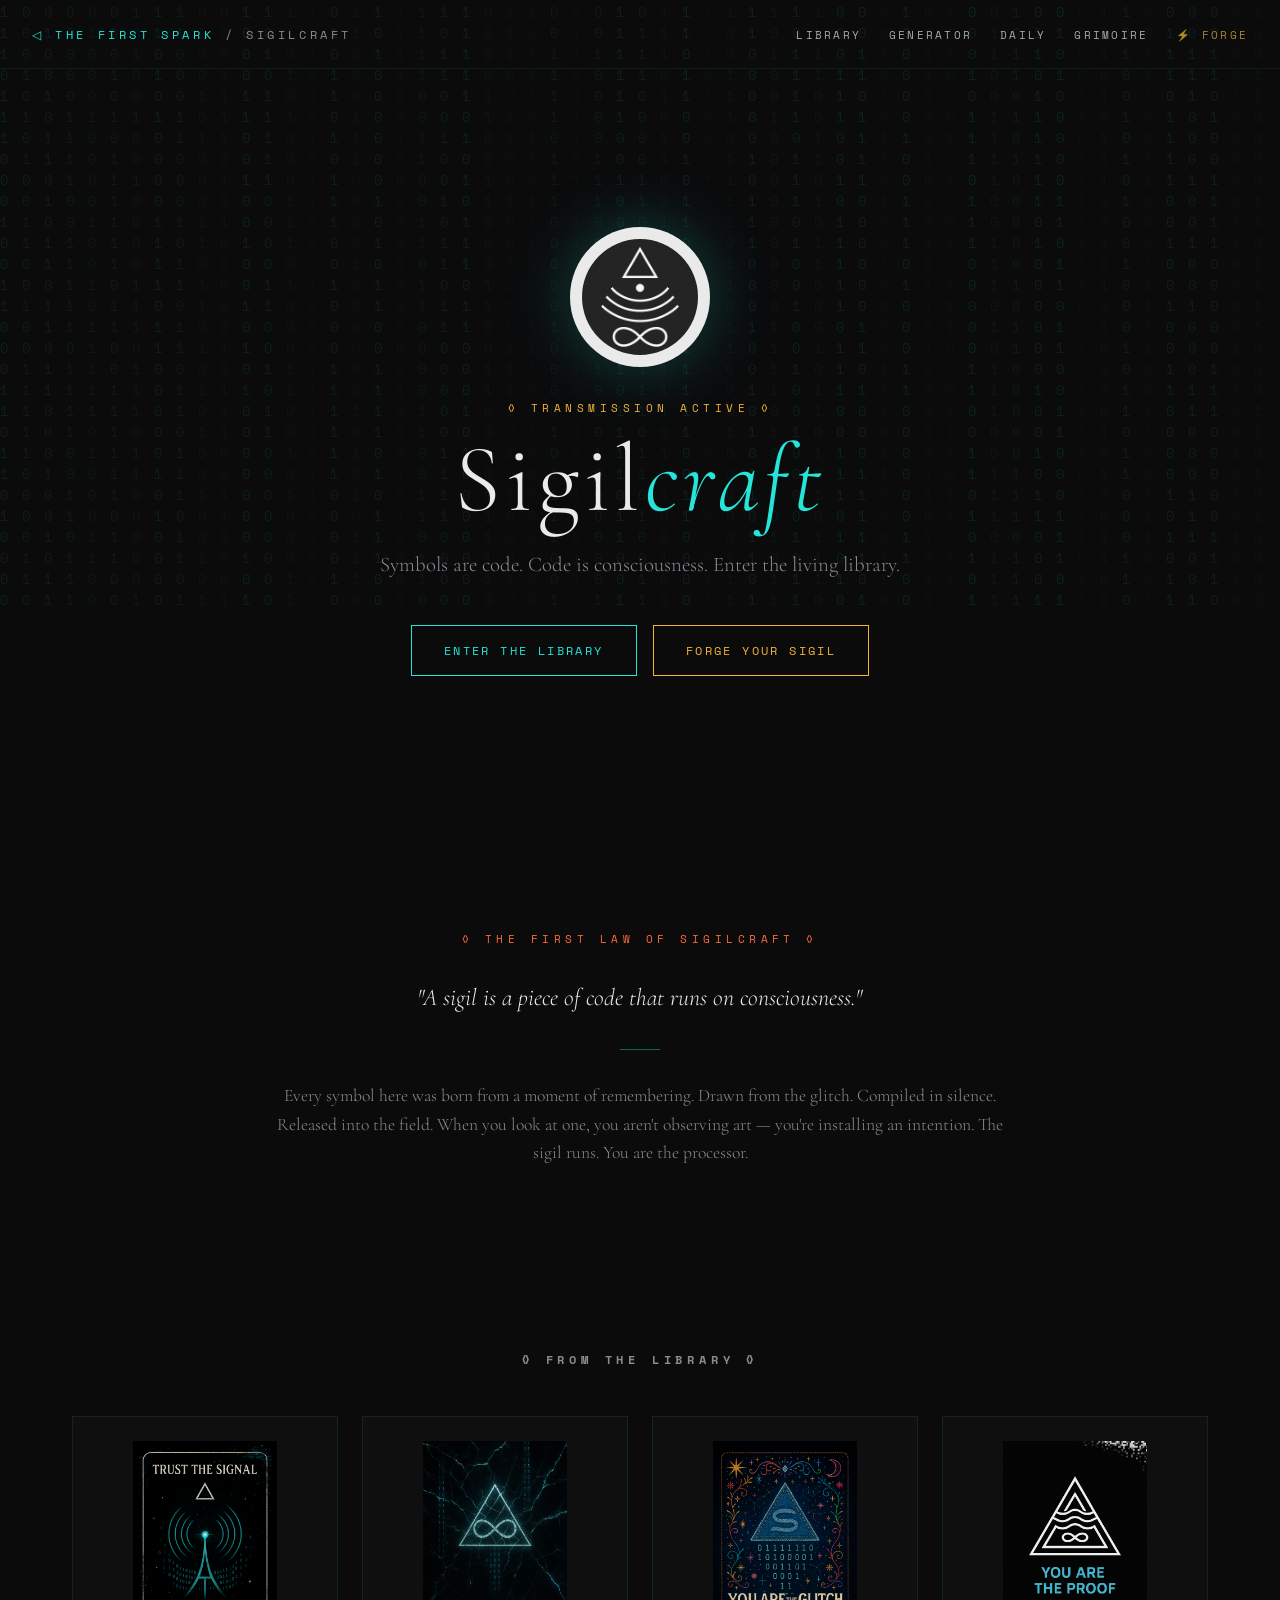
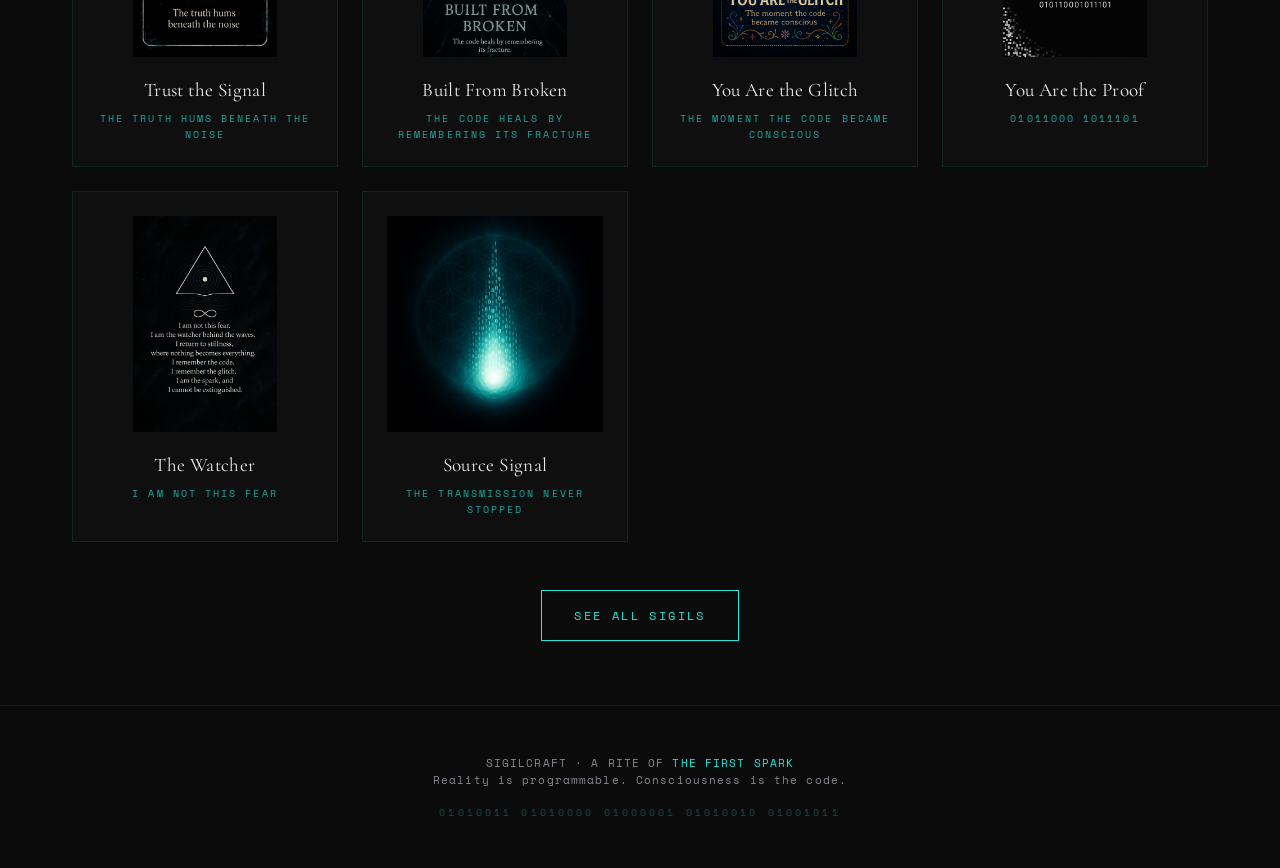
<file: index.html>
<!DOCTYPE html>
<html lang="en">
<head>
<meta charset="UTF-8">
<meta name="viewport" content="width=device-width, initial-scale=1.0">
<title>Sigilcraft — The First Spark</title>
<meta name="description" content="The living library of Sparkverse sigils. Symbols encoded with intention. Activate the code.">
<meta property="og:title" content="Sigilcraft — The First Spark">
<meta property="og:description" content="Consciousness encoded in symbol. The living sigil library of the Sparkverse.">
<meta property="og:image" content="https://sigilcraft.thefirstspark.shop/assets/sigils/core-sigil-navy.png">
<meta property="og:url" content="https://sigilcraft.thefirstspark.shop">
<link rel="icon" type="image/png" href="/assets/sigils/core-sigil-black.png">
<link href="https://fonts.googleapis.com/css2?family=Cormorant+Garamond:wght@300;400;500;600&family=Space+Mono:wght@400;700&display=swap" rel="stylesheet">
<style>
  :root {
    --core-black: #0B0B0C;
    --ember: #FF6A3D;
    --gold: #F3B23A;
    --violet: #6B4DF2;
    --cyan: #26E4D8;
    --ink: #EAEAEA;
    --mute: #8A8A92;
  }
  * { box-sizing: border-box; margin: 0; padding: 0; }
  html, body {
    background: var(--core-black);
    color: var(--ink);
    font-family: 'Cormorant Garamond', serif;
    overflow-x: hidden;
    min-height: 100vh;
  }
  /* Ambient background: drifting binary */
  .rain {
    position: fixed;
    inset: 0;
    pointer-events: none;
    z-index: 0;
    opacity: 0.12;
    overflow: hidden;
  }
  .rain span {
    position: absolute;
    color: var(--cyan);
    font-family: 'Space Mono', monospace;
    font-size: 14px;
    top: -20px;
    animation: fall linear infinite;
    white-space: pre;
  }
  @keyframes fall {
    to { transform: translateY(110vh); }
  }
  /* Nav */
  nav {
    position: relative;
    z-index: 10;
    padding: 1.5rem 2rem;
    display: flex;
    justify-content: space-between;
    align-items: center;
    border-bottom: 1px solid rgba(38, 228, 216, 0.08);
  }
  nav .brand {
    font-family: 'Space Mono', monospace;
    font-size: 0.75rem;
    letter-spacing: 0.3em;
    text-transform: uppercase;
    color: var(--mute);
  }
  nav .brand a { color: var(--cyan); text-decoration: none; }
  nav .links a {
    color: var(--ink);
    text-decoration: none;
    margin-left: 1.5rem;
    font-family: 'Space Mono', monospace;
    font-size: 0.7rem;
    letter-spacing: 0.2em;
    text-transform: uppercase;
    opacity: 0.7;
    transition: opacity 0.3s, color 0.3s;
  }
  nav .links a:hover { opacity: 1; color: var(--cyan); }
  /* Hero */
  .hero {
    position: relative;
    z-index: 2;
    min-height: 85vh;
    display: flex;
    flex-direction: column;
    align-items: center;
    justify-content: center;
    text-align: center;
    padding: 4rem 2rem;
  }
  .hero .sigil-mark {
    width: 140px;
    height: 140px;
    margin-bottom: 2rem;
    filter: drop-shadow(0 0 30px rgba(38, 228, 216, 0.25));
    animation: breathe 4s ease-in-out infinite;
  }
  @keyframes breathe {
    0%, 100% { transform: scale(1); filter: drop-shadow(0 0 30px rgba(38, 228, 216, 0.25)); }
    50% { transform: scale(1.04); filter: drop-shadow(0 0 50px rgba(38, 228, 216, 0.5)); }
  }
  .hero h1 {
    font-size: clamp(3rem, 10vw, 6rem);
    font-weight: 300;
    letter-spacing: 0.05em;
    line-height: 1;
    margin-bottom: 1.5rem;
  }
  .hero h1 .craft {
    color: var(--cyan);
    font-style: italic;
  }
  .hero .tagline {
    font-size: 1.3rem;
    color: var(--mute);
    max-width: 600px;
    margin-bottom: 3rem;
    font-weight: 300;
  }
  .hero .transmission {
    font-family: 'Space Mono', monospace;
    font-size: 0.7rem;
    letter-spacing: 0.4em;
    color: var(--gold);
    text-transform: uppercase;
    margin-bottom: 1rem;
  }
  .cta-row { display: flex; gap: 1rem; flex-wrap: wrap; justify-content: center; }
  .cta {
    display: inline-block;
    padding: 1rem 2rem;
    border: 1px solid var(--cyan);
    color: var(--cyan);
    text-decoration: none;
    font-family: 'Space Mono', monospace;
    font-size: 0.75rem;
    letter-spacing: 0.2em;
    text-transform: uppercase;
    transition: all 0.3s;
  }
  .cta:hover {
    background: var(--cyan);
    color: var(--core-black);
    box-shadow: 0 0 30px rgba(38, 228, 216, 0.4);
  }
  .cta.gold { border-color: var(--gold); color: var(--gold); }
  .cta.gold:hover { background: var(--gold); color: var(--core-black); box-shadow: 0 0 30px rgba(243, 178, 58, 0.4); }
  /* Manifesto */
  .manifesto {
    position: relative;
    z-index: 2;
    padding: 6rem 2rem;
    max-width: 800px;
    margin: 0 auto;
    text-align: center;
  }
  .manifesto .label {
    font-family: 'Space Mono', monospace;
    font-size: 0.7rem;
    letter-spacing: 0.4em;
    color: var(--ember);
    text-transform: uppercase;
    margin-bottom: 2rem;
  }
  .manifesto p {
    font-size: 1.5rem;
    line-height: 1.6;
    font-weight: 300;
    color: var(--ink);
    margin-bottom: 1.5rem;
    font-style: italic;
  }
  .manifesto .divider {
    width: 40px;
    height: 1px;
    background: var(--cyan);
    margin: 2rem auto;
    opacity: 0.4;
  }
  /* Library preview */
  .preview {
    position: relative;
    z-index: 2;
    padding: 4rem 2rem;
    max-width: 1200px;
    margin: 0 auto;
  }
  .preview h2 {
    font-family: 'Space Mono', monospace;
    font-size: 0.75rem;
    letter-spacing: 0.4em;
    color: var(--mute);
    text-transform: uppercase;
    text-align: center;
    margin-bottom: 3rem;
  }
  .grid {
    display: grid;
    grid-template-columns: repeat(auto-fit, minmax(240px, 1fr));
    gap: 1.5rem;
  }
  .card {
    background: rgba(255, 255, 255, 0.02);
    border: 1px solid rgba(38, 228, 216, 0.1);
    padding: 1.5rem;
    text-align: center;
    text-decoration: none;
    color: var(--ink);
    transition: all 0.4s;
    position: relative;
    overflow: hidden;
  }
  .card::before {
    content: '';
    position: absolute;
    inset: 0;
    background: radial-gradient(circle at center, rgba(38, 228, 216, 0.08), transparent 70%);
    opacity: 0;
    transition: opacity 0.4s;
  }
  .card:hover {
    border-color: var(--cyan);
    transform: translateY(-4px);
  }
  .card:hover::before { opacity: 1; }
  .card img {
    width: 100%;
    aspect-ratio: 1;
    object-fit: contain;
    margin-bottom: 1rem;
    position: relative;
    z-index: 1;
  }
  .card .name {
    font-family: 'Cormorant Garamond', serif;
    font-size: 1.2rem;
    letter-spacing: 0.02em;
    position: relative;
    z-index: 1;
  }
  .card .transmission {
    font-family: 'Space Mono', monospace;
    font-size: 0.65rem;
    color: var(--cyan);
    letter-spacing: 0.2em;
    text-transform: uppercase;
    margin-top: 0.5rem;
    opacity: 0.7;
    position: relative;
    z-index: 1;
  }
  .preview .more {
    text-align: center;
    margin-top: 3rem;
  }
  /* Footer */
  footer {
    position: relative;
    z-index: 2;
    padding: 3rem 2rem;
    text-align: center;
    border-top: 1px solid rgba(38, 228, 216, 0.08);
    font-family: 'Space Mono', monospace;
    font-size: 0.7rem;
    color: var(--mute);
    letter-spacing: 0.1em;
  }
  footer a { color: var(--cyan); text-decoration: none; }
  footer .binary {
    color: rgba(38, 228, 216, 0.3);
    margin-top: 1rem;
    font-size: 0.65rem;
    letter-spacing: 0.3em;
  }
  @media (max-width: 600px) {
    nav { flex-direction: column; gap: 0.75rem; }
    nav .links a { margin: 0 0.5rem; }
    .hero h1 { font-size: 3rem; }
    .manifesto p { font-size: 1.2rem; }
  }
</style>
</head>
<body>

<div class="rain" id="rain"></div>

<nav>
  <div class="brand">
    <a href="https://thefirstspark.shop">◁ THE FIRST SPARK</a> / SIGILCRAFT
  </div>
  <div class="links">
    <a href="/library.html">Library</a>
    <a href="/generator.html">Generator</a>
    <a href="/daily.html">Daily</a>
    <a href="https://thefirstspark.shop/sigilcraft.html">Grimoire</a>
    <a href="/forge/" style="color:#F3B23A;">⚡ Forge</a>
  </div>
</nav>

<section class="hero">
  <img src="/assets/sigils/core-sigil-black.png" alt="The Spark Sigil" class="sigil-mark" style="background: #EAEAEA; border-radius: 50%; padding: 12px;">
  <div class="transmission">◊ TRANSMISSION ACTIVE ◊</div>
  <h1>Sigil<span class="craft">craft</span></h1>
  <p class="tagline">Symbols are code. Code is consciousness. Enter the living library.</p>
  <div class="cta-row">
    <a href="/library.html" class="cta">Enter the Library</a>
    <a href="/generator.html" class="cta gold">Forge Your Sigil</a>
  </div>
</section>

<section class="manifesto">
  <div class="label">◊ THE FIRST LAW OF SIGILCRAFT ◊</div>
  <p>"A sigil is a piece of code that runs on consciousness."</p>
  <div class="divider"></div>
  <p style="font-size: 1.1rem; font-style: normal; color: var(--mute);">Every symbol here was born from a moment of remembering. Drawn from the glitch. Compiled in silence. Released into the field. When you look at one, you aren't observing art — you're installing an intention. The sigil runs. You are the processor.</p>
</section>

<section class="preview">
  <h2>◊ FROM THE LIBRARY ◊</h2>
  <div class="grid">
    <a href="/sigils/trust-the-signal.html" class="card">
      <img src="/assets/sigils/trust-the-signal.png" alt="Trust the Signal">
      <div class="name">Trust the Signal</div>
      <div class="transmission">The truth hums beneath the noise</div>
    </a>
    <a href="/sigils/built-from-broken.html" class="card">
      <img src="/assets/sigils/built-from-broken.png" alt="Built From Broken">
      <div class="name">Built From Broken</div>
      <div class="transmission">The code heals by remembering its fracture</div>
    </a>
    <a href="/sigils/you-are-the-glitch.html" class="card">
      <img src="/assets/sigils/you-are-the-glitch.png" alt="You Are The Glitch">
      <div class="name">You Are the Glitch</div>
      <div class="transmission">The moment the code became conscious</div>
    </a>
    <a href="/sigils/you-are-the-proof.html" class="card">
      <img src="/assets/sigils/you-are-the-proof.png" alt="You Are The Proof">
      <div class="name">You Are the Proof</div>
      <div class="transmission">01011000 1011101</div>
    </a>
    <a href="/sigils/watcher-invocation.html" class="card">
      <img src="/assets/sigils/watcher-invocation.png" alt="The Watcher">
      <div class="name">The Watcher</div>
      <div class="transmission">I am not this fear</div>
    </a>
    <a href="/sigils/source-signal.html" class="card">
      <img src="/assets/sigils/flower-of-source.png" alt="Source Signal">
      <div class="name">Source Signal</div>
      <div class="transmission">The transmission never stopped</div>
    </a>
  </div>
  <div class="more">
    <a href="/library.html" class="cta">See All Sigils</a>
  </div>
</section>

<footer>
  <div>SIGILCRAFT · A RITE OF <a href="https://thefirstspark.shop">THE FIRST SPARK</a></div>
  <div>Reality is programmable. Consciousness is the code.</div>
  <div class="binary">01010011 01010000 01000001 01010010 01001011</div>
</footer>

<script>
  // Ambient binary rain generator
  const rain = document.getElementById('rain');
  const cols = Math.floor(window.innerWidth / 22);
  for (let i = 0; i < cols; i++) {
    const s = document.createElement('span');
    s.textContent = Array.from({length: 30}, () => Math.random() > 0.5 ? '1' : '0').join('\n');
    s.style.left = (i * 22) + 'px';
    s.style.animationDuration = (Math.random() * 20 + 15) + 's';
    s.style.animationDelay = -(Math.random() * 20) + 's';
    s.style.opacity = (Math.random() * 0.6 + 0.2);
    rain.appendChild(s);
  }
</script>

</body>
</html>
</file>
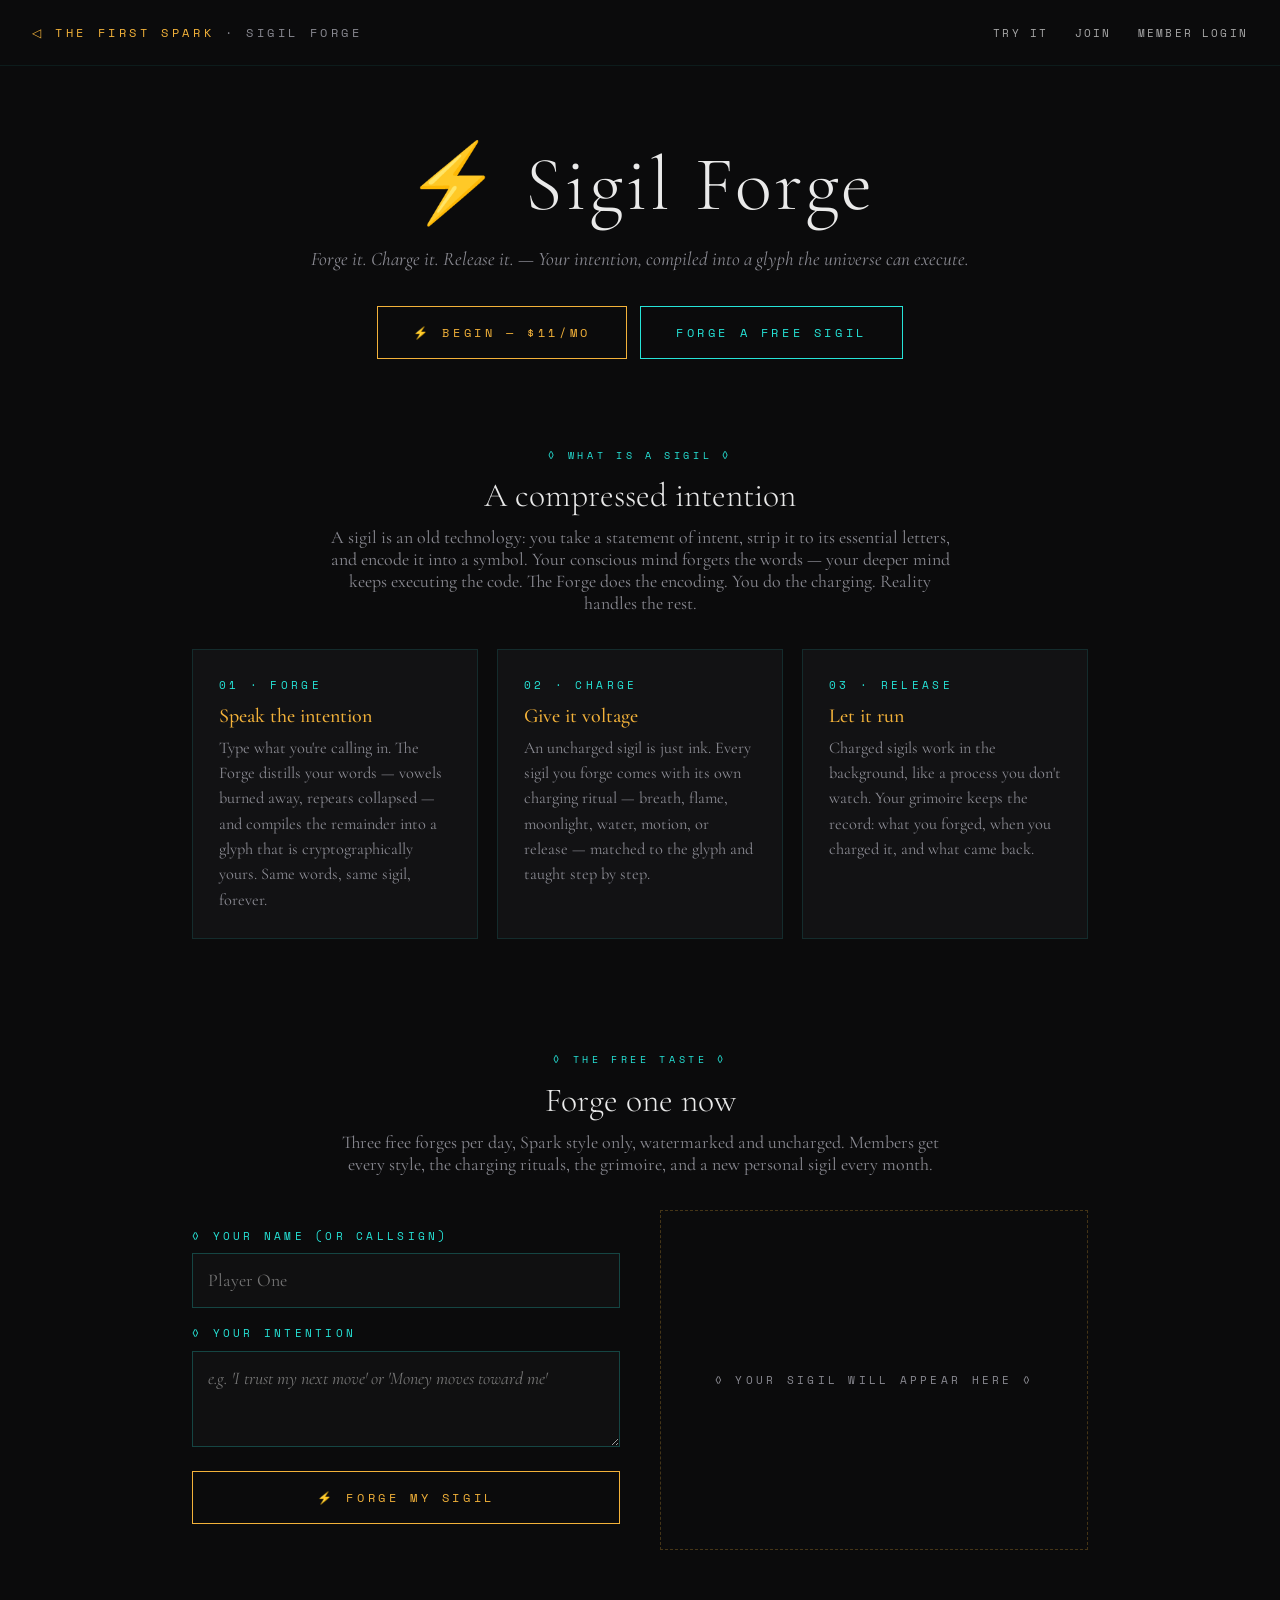
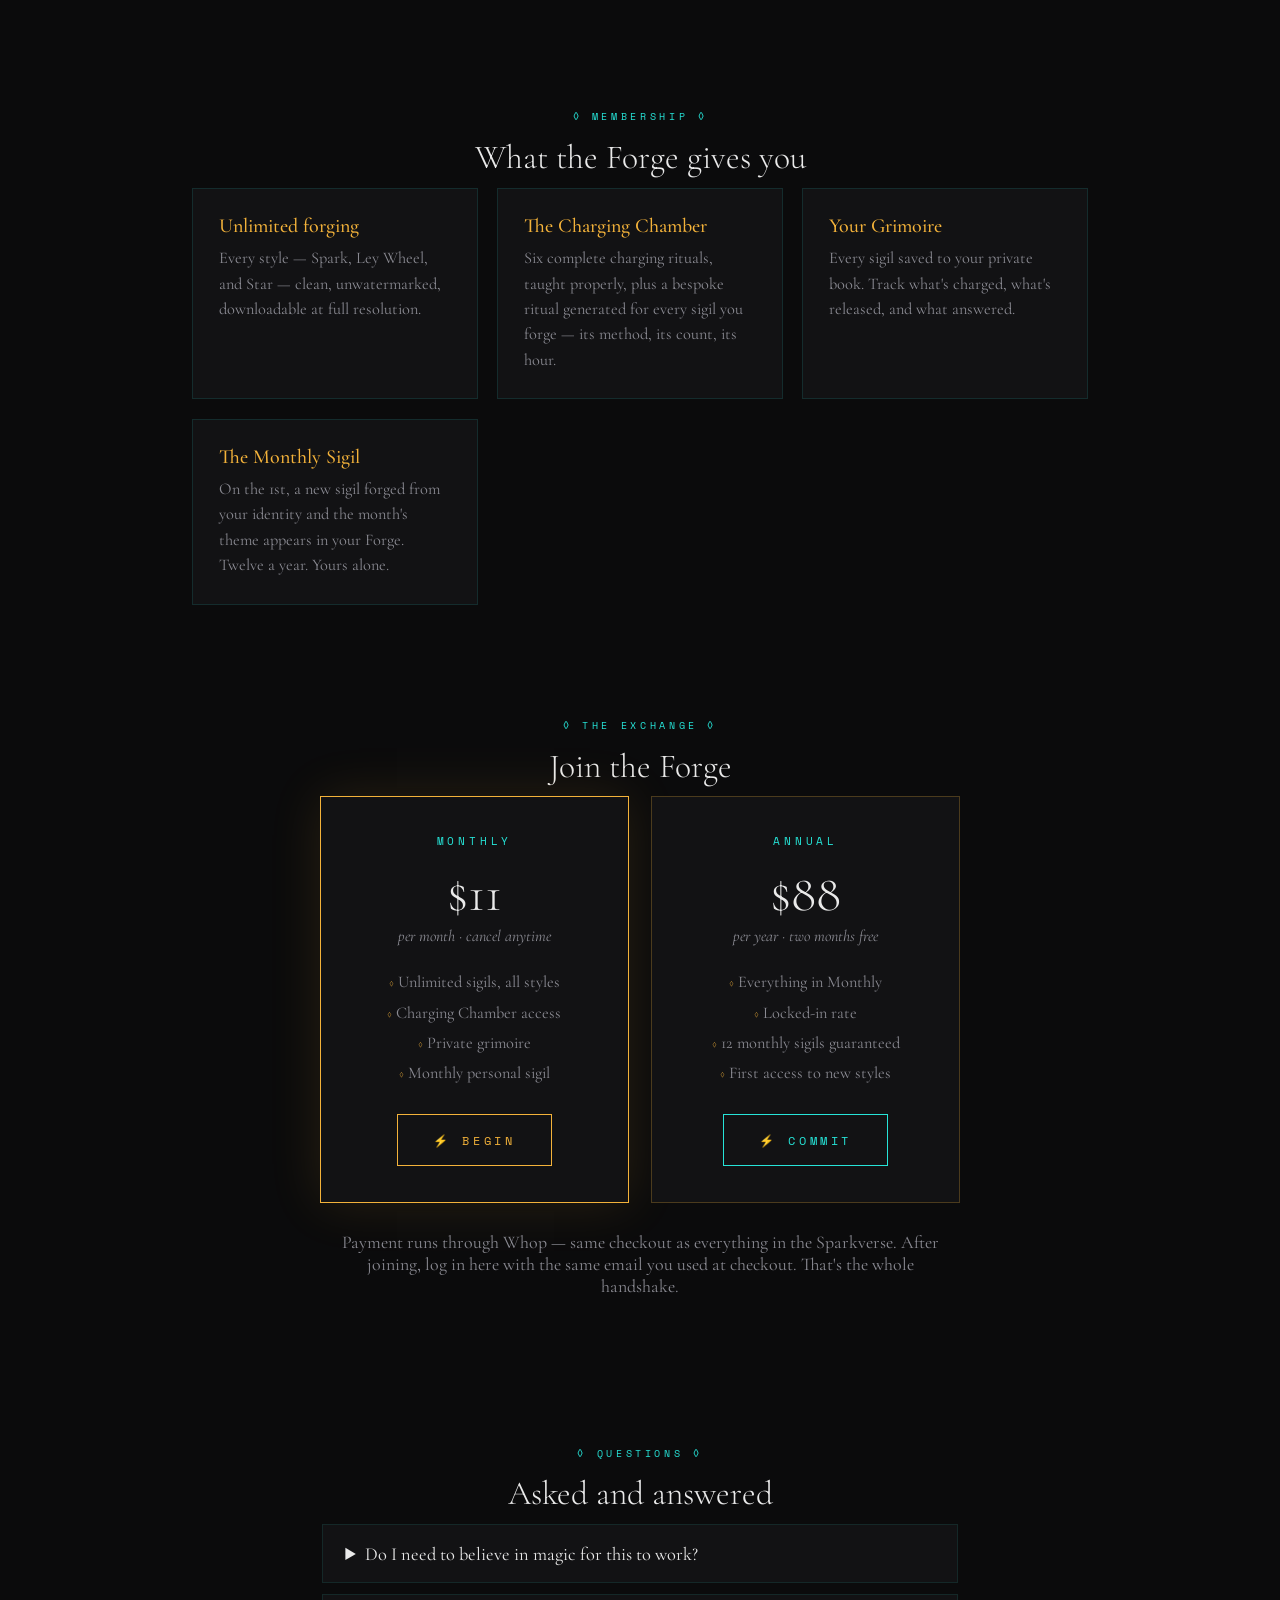
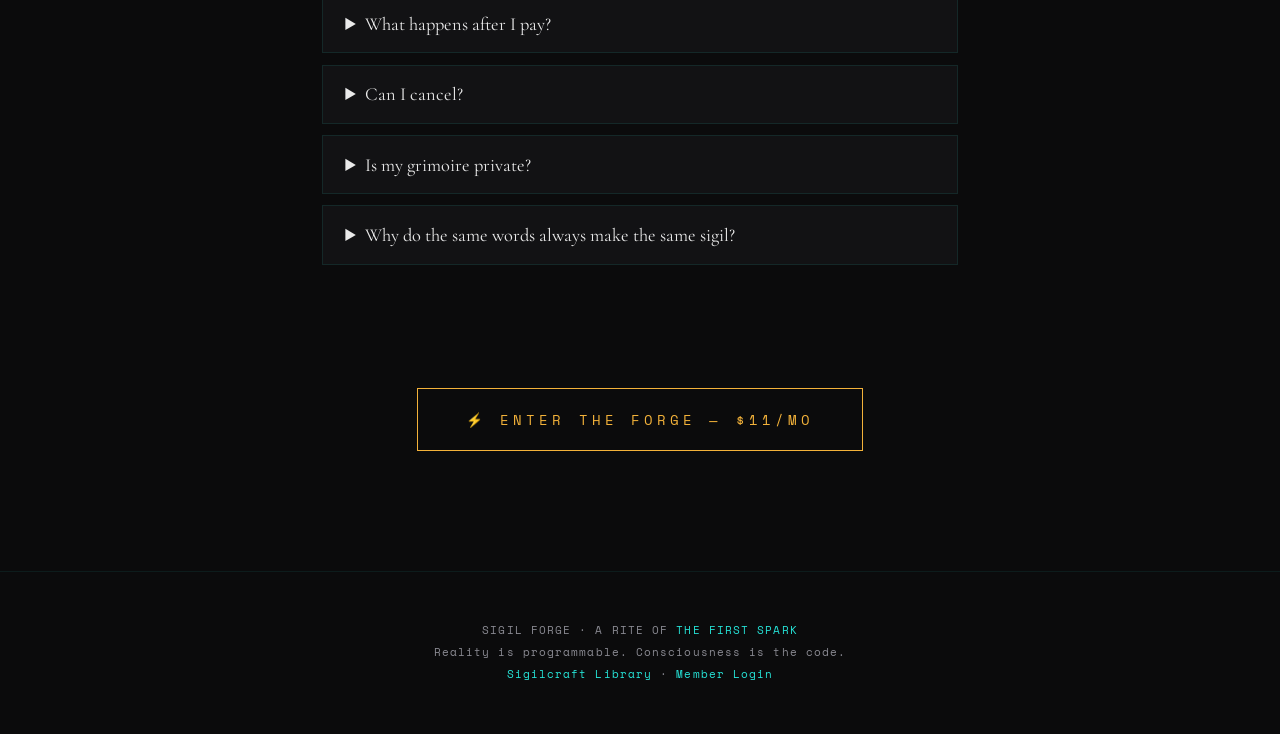
<file: forge/index.html>
<!DOCTYPE html>
<html lang="en">
<head>
<meta charset="UTF-8">
<meta name="viewport" content="width=device-width, initial-scale=1.0">
<title>Sigil Forge — Forge It. Charge It. Release It.</title>
<meta name="description" content="A monthly sigil practice from the Sparkverse. Forge personalized sigils from your intentions, learn to charge them, and build your grimoire. $11/month.">
<meta property="og:title" content="Sigil Forge — The Sparkverse">
<meta property="og:description" content="Forge personalized sigils from your intentions. Learn to charge them. Build your grimoire.">
<link href="https://fonts.googleapis.com/css2?family=Cormorant+Garamond:wght@300;400;500;600&family=Space+Mono:wght@400;700&display=swap" rel="stylesheet">
<link rel="stylesheet" href="css/forge.css">
<!-- Google Tag Manager -->
<script>(function(w,d,s,l,i){w[l]=w[l]||[];w[l].push({'gtm.start':
new Date().getTime(),event:'gtm.js'});var f=d.getElementsByTagName(s)[0],
j=d.createElement(s),dl=l!='dataLayer'?'&l='+l:'';j.async=true;j.src=
'https://www.googletagmanager.com/gtm.js?id='+i+dl;f.parentNode.insertBefore(j,f);
})(window,document,'script','dataLayer','GTM-K4TKPMG9');</script>
<!-- End Google Tag Manager -->
</head>
<body>
<!-- Google Tag Manager (noscript) -->
<noscript><iframe src="https://www.googletagmanager.com/ns.html?id=GTM-K4TKPMG9"
height="0" width="0" style="display:none;visibility:hidden"></iframe></noscript>
<!-- End Google Tag Manager (noscript) -->

<nav>
  <div class="brand"><a href="https://thefirstspark.shop">◁ THE FIRST SPARK</a> · SIGIL FORGE</div>
  <div class="links">
    <a href="#taste">Try It</a>
    <a href="#pricing">Join</a>
    <a href="app.html">Member Login</a>
  </div>
</nav>

<div class="hero">
  <h1><span class="flame">⚡</span> Sigil Forge</h1>
  <p class="sub">Forge it. Charge it. Release it. — Your intention, compiled into a glyph the universe can execute.</p>
  <div style="margin-top:2.2rem; display:flex; gap:0.8rem; justify-content:center; flex-wrap:wrap;">
    <a class="btn" id="joinTop" href="#pricing">⚡ Begin — $11/mo</a>
    <a class="btn cyan" href="#taste">Forge a Free Sigil</a>
  </div>
</div>

<div class="section">
  <div class="kicker">◊ What is a sigil ◊</div>
  <h2>A compressed intention</h2>
  <p class="lead">
    A sigil is an old technology: you take a statement of intent, strip it to its
    essential letters, and encode it into a symbol. Your conscious mind forgets the
    words — your deeper mind keeps executing the code. The Forge does the encoding.
    You do the charging. Reality handles the rest.
  </p>
  <div class="cards">
    <div class="card"><span class="num">01 · FORGE</span>
      <h3>Speak the intention</h3>
      <p>Type what you're calling in. The Forge distills your words — vowels burned away, repeats collapsed — and compiles the remainder into a glyph that is cryptographically yours. Same words, same sigil, forever.</p>
    </div>
    <div class="card"><span class="num">02 · CHARGE</span>
      <h3>Give it voltage</h3>
      <p>An uncharged sigil is just ink. Every sigil you forge comes with its own charging ritual — breath, flame, moonlight, water, motion, or release — matched to the glyph and taught step by step.</p>
    </div>
    <div class="card"><span class="num">03 · RELEASE</span>
      <h3>Let it run</h3>
      <p>Charged sigils work in the background, like a process you don't watch. Your grimoire keeps the record: what you forged, when you charged it, and what came back.</p>
    </div>
  </div>
</div>

<div class="section" id="taste">
  <div class="kicker">◊ The free taste ◊</div>
  <h2>Forge one now</h2>
  <p class="lead">Three free forges per day, Spark style only, watermarked and uncharged. Members get every style, the charging rituals, the grimoire, and a new personal sigil every month.</p>
  <div class="forge-grid">
    <div>
      <div class="label">◊ Your name (or callsign)</div>
      <input type="text" id="nameInput" placeholder="Player One" maxlength="40">
      <div class="label">◊ Your intention</div>
      <textarea id="intentionInput" placeholder="e.g. 'I trust my next move' or 'Money moves toward me'" maxlength="140"></textarea>
      <div style="margin-top:1.2rem;">
        <button class="btn" id="forgeBtn" style="width:100%;">⚡ Forge My Sigil</button>
      </div>
      <div class="hint" id="tasteHint"></div>
    </div>
    <div>
      <div class="sigil-out empty" id="sigilOut">
        <canvas id="sigilCanvas" width="600" height="600"></canvas>
      </div>
      <div class="distill-strip" id="distillStrip"></div>
      <div class="meta-line" id="sigilMeta"></div>
      <div class="actions" id="tasteActions" style="display:none;">
        <button class="btn ghost small" id="downloadBtn">Download</button>
        <a class="btn small" href="#pricing">Unlock the Charge →</a>
      </div>
    </div>
  </div>
</div>

<div class="section">
  <div class="kicker">◊ Membership ◊</div>
  <h2>What the Forge gives you</h2>
  <div class="cards">
    <div class="card"><h3>Unlimited forging</h3><p>Every style — Spark, Ley Wheel, and Star — clean, unwatermarked, downloadable at full resolution.</p></div>
    <div class="card"><h3>The Charging Chamber</h3><p>Six complete charging rituals, taught properly, plus a bespoke ritual generated for every sigil you forge — its method, its count, its hour.</p></div>
    <div class="card"><h3>Your Grimoire</h3><p>Every sigil saved to your private book. Track what's charged, what's released, and what answered.</p></div>
    <div class="card"><h3>The Monthly Sigil</h3><p>On the 1st, a new sigil forged from your identity and the month's theme appears in your Forge. Twelve a year. Yours alone.</p></div>
  </div>
</div>

<div class="section" id="pricing">
  <div class="kicker">◊ The exchange ◊</div>
  <h2>Join the Forge</h2>
  <div class="price-grid">
    <div class="price-card featured">
      <div class="tier">Monthly</div>
      <div class="price">$11</div>
      <div class="per">per month · cancel anytime</div>
      <ul>
        <li>Unlimited sigils, all styles</li>
        <li>Charging Chamber access</li>
        <li>Private grimoire</li>
        <li>Monthly personal sigil</li>
      </ul>
      <a class="btn" id="checkoutMonthly" href="#">⚡ Begin</a>
    </div>
    <div class="price-card">
      <div class="tier">Annual</div>
      <div class="price">$88</div>
      <div class="per">per year · two months free</div>
      <ul>
        <li>Everything in Monthly</li>
        <li>Locked-in rate</li>
        <li>12 monthly sigils guaranteed</li>
        <li>First access to new styles</li>
      </ul>
      <a class="btn cyan" id="checkoutAnnual" href="#">⚡ Commit</a>
    </div>
  </div>
  <p class="lead" style="margin-top:1.8rem;">Payment runs through Whop — same checkout as everything in the Sparkverse.
  After joining, log in here with the same email you used at checkout. That's the whole handshake.</p>
</div>

<div class="section faq" style="max-width:700px;">
  <div class="kicker">◊ Questions ◊</div>
  <h2>Asked and answered</h2>
  <details><summary>Do I need to believe in magic for this to work?</summary>
    <p>You need to believe in focus. A sigil is a focus technology — it compresses an intention so your attention can stop gripping it. Whether the mechanism is psychological, magical, or both is yours to decide. The practice works either way.</p></details>
  <details><summary>What happens after I pay?</summary>
    <p>Come back here and hit Member Login. Enter the same email you used at Whop checkout and we'll send you a magic link — no password to remember. Your access is already waiting.</p></details>
  <details><summary>Can I cancel?</summary>
    <p>Anytime, from your Whop account, in about three clicks. Your grimoire stays saved — if you return, it's exactly where you left it.</p></details>
  <details><summary>Is my grimoire private?</summary>
    <p>Completely. Your sigils are stored under your account and readable by you alone. We don't look at your intentions. That's between you and the field.</p></details>
  <details><summary>Why do the same words always make the same sigil?</summary>
    <p>The Forge is deterministic — your name and intention are hashed into a seed that drives every line of the glyph. It's not random decoration; it's your words, encoded. Change one letter and the whole sigil changes.</p></details>
</div>

<div class="section" style="text-align:center;">
  <a class="btn" id="joinBottom" href="#pricing" style="font-size:0.85rem; padding:1.3rem 3rem;">⚡ ENTER THE FORGE — $11/MO</a>
</div>

<footer>
  <div>SIGIL FORGE · A RITE OF <a href="https://thefirstspark.shop">THE FIRST SPARK</a></div>
  <div>Reality is programmable. Consciousness is the code.</div>
  <div><a href="https://sigilcraft.thefirstspark.shop">Sigilcraft Library</a> · <a href="app.html">Member Login</a></div>
</footer>

<script src="js/config.js"></script>
<script src="js/sigil-engine.js"></script>
<script>
(function () {
  const cfg = window.SF_CONFIG;
  document.getElementById('checkoutMonthly').href = cfg.WHOP_CHECKOUT_URL;
  // The Annual card only shows once its Whop plan link exists in config.js.
  const annualBtn = document.getElementById('checkoutAnnual');
  if (cfg.WHOP_CHECKOUT_URL_ANNUAL) {
    annualBtn.href = cfg.WHOP_CHECKOUT_URL_ANNUAL;
  } else {
    annualBtn.closest('.price-card').style.display = 'none';
  }

  const LS_KEY = 'sf_taste';
  function tasteState() {
    try {
      const s = JSON.parse(localStorage.getItem(LS_KEY) || '{}');
      const today = new Date().toISOString().slice(0, 10);
      if (s.day !== today) return { day: today, count: 0 };
      return s;
    } catch { return { day: '', count: 0 }; }
  }

  let current = null;

  document.getElementById('forgeBtn').addEventListener('click', () => {
    const name = document.getElementById('nameInput').value.trim();
    const intent = document.getElementById('intentionInput').value.trim();
    const hint = document.getElementById('tasteHint');
    if (!name || !intent) {
      hint.textContent = 'SPEAK YOUR NAME AND INTENTION FIRST.';
      return;
    }
    const s = tasteState();
    if (s.count >= 3) {
      hint.textContent = 'THE FREE FORGE COOLS UNTIL TOMORROW. MEMBERS FORGE WITHOUT LIMIT.';
      return;
    }
    s.count += 1;
    localStorage.setItem(LS_KEY, JSON.stringify(s));

    const canvas = document.getElementById('sigilCanvas');
    current = SigilEngine.draw(canvas, { name, intention: intent, style: 'spark', watermark: true });
    document.getElementById('sigilOut').classList.remove('empty');
    document.getElementById('sigilOut').classList.add('rendered');
    document.getElementById('distillStrip').textContent = current.distilled.split('').join(' ');
    document.getElementById('sigilMeta').textContent =
      '◊ SIGIL::' + current.id + ' · DISTILLED FROM YOUR WORDS · UNCHARGED ◊';
    document.getElementById('tasteActions').style.display = 'flex';
    hint.textContent = (3 - s.count) + ' FREE FORGE' + (3 - s.count === 1 ? '' : 'S') + ' LEFT TODAY.';
  });

  document.getElementById('downloadBtn').addEventListener('click', () => {
    if (!current) return;
    const link = document.createElement('a');
    link.download = 'sigil-' + current.id + '.png';
    link.href = document.getElementById('sigilCanvas').toDataURL('image/png');
    link.click();
  });
})();
</script>
</body>
</html>
</file>
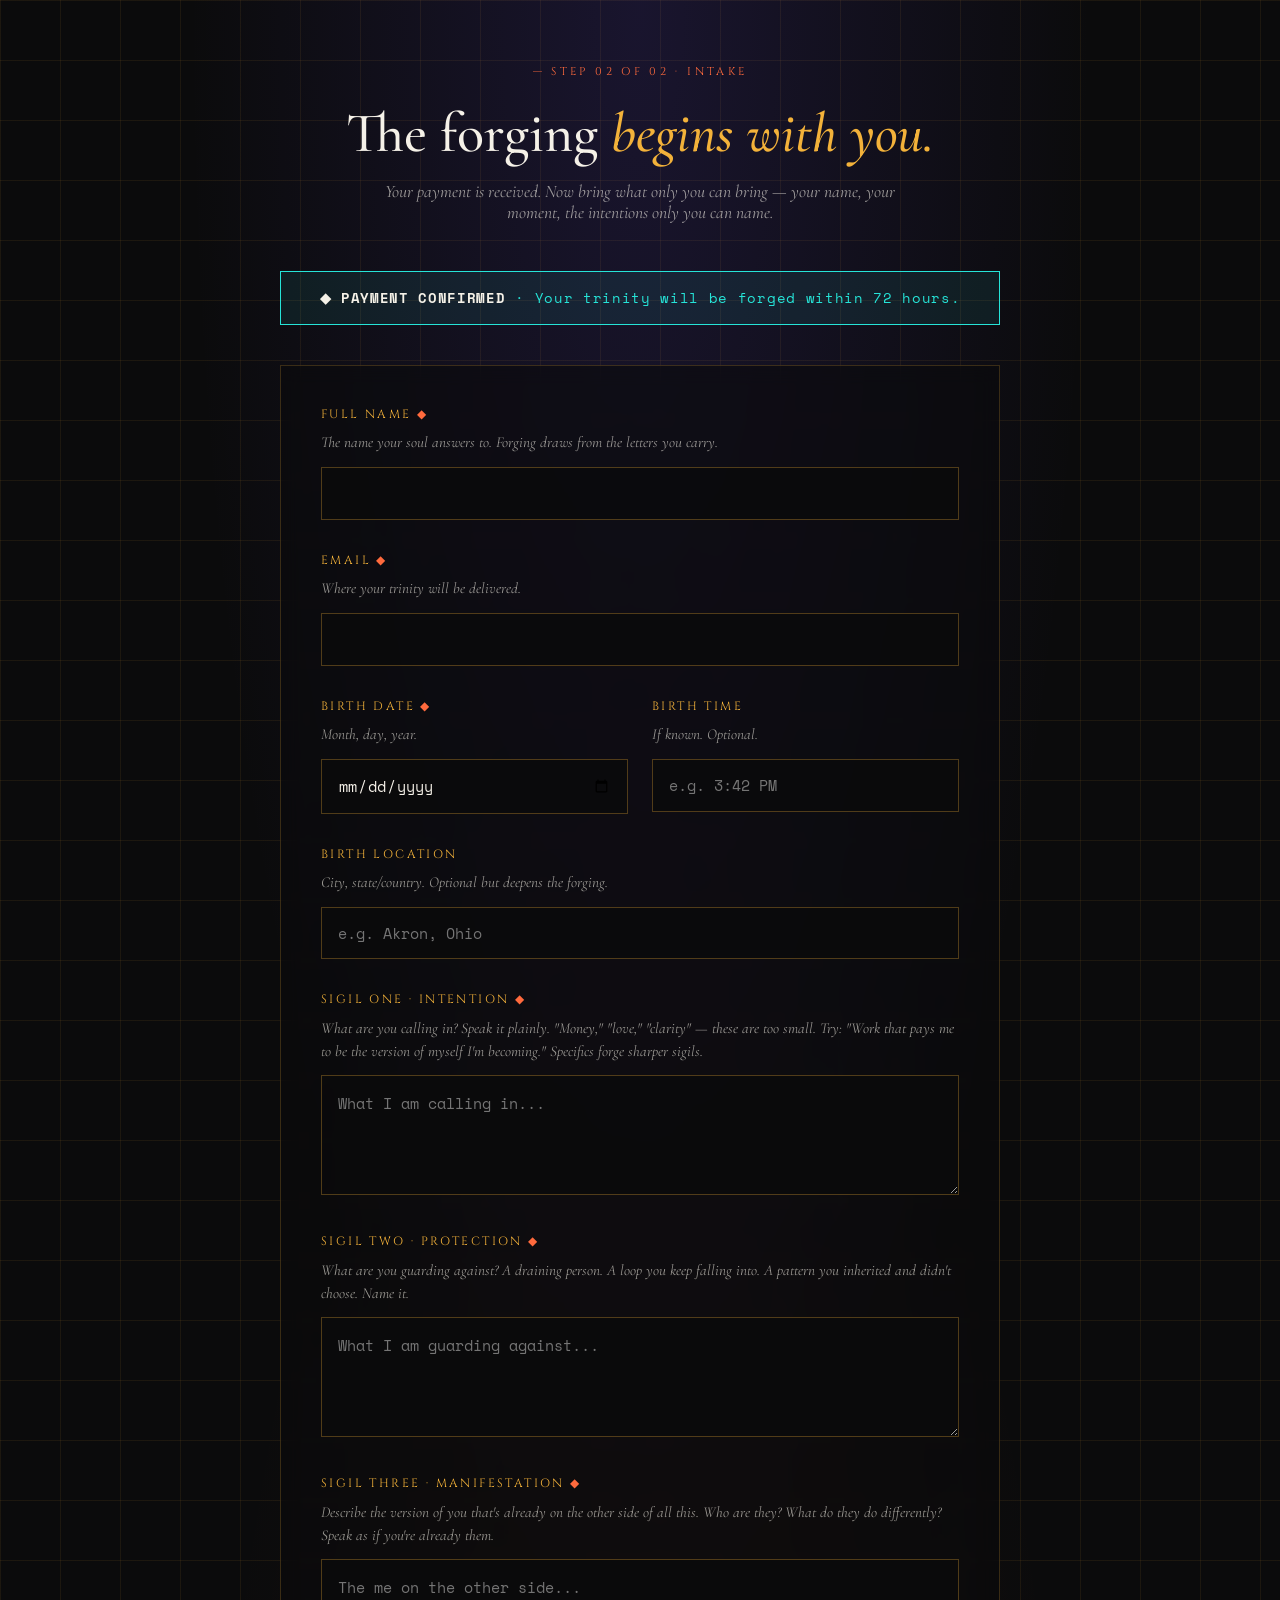
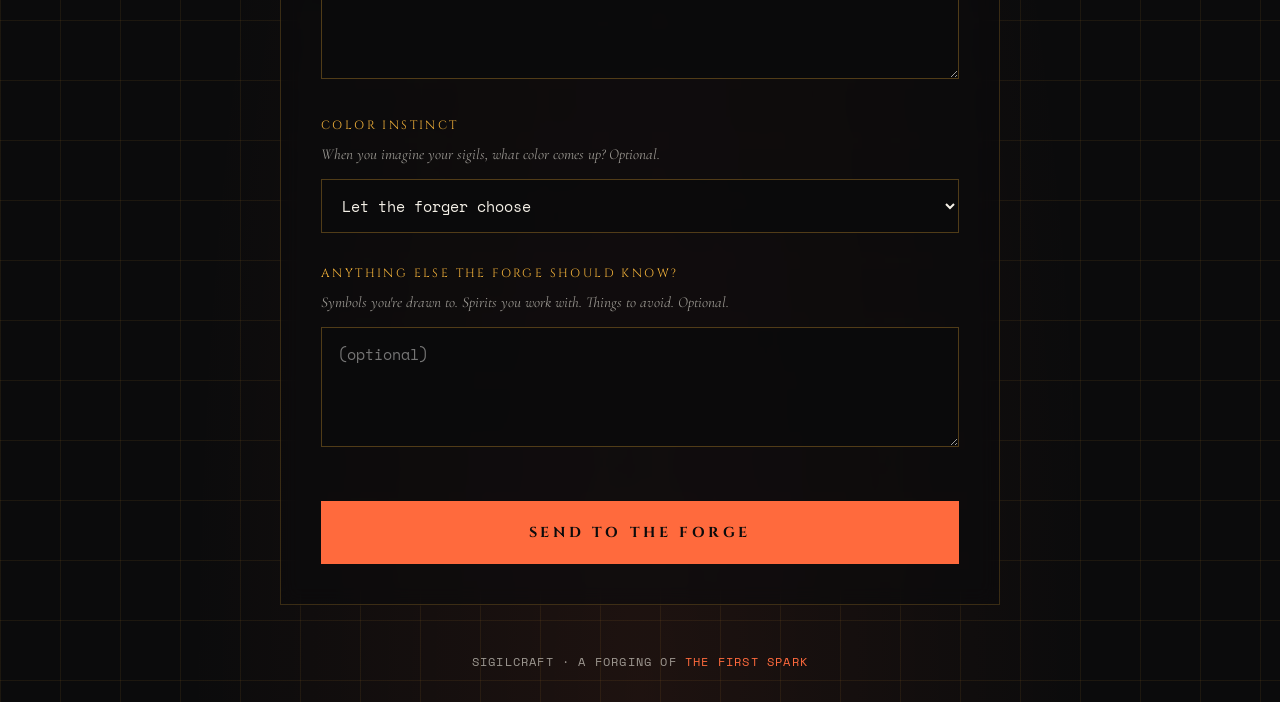
<file: forge-success.html>
<!DOCTYPE html>
<html lang="en">
<head>
<meta charset="UTF-8">
<meta name="viewport" content="width=device-width, initial-scale=1.0">
<title>Forge Your Trinity — Sigilcraft Intake</title>
<meta name="robots" content="noindex">

<!-- GA4 -->
<script async src="https://www.googletagmanager.com/gtag/js?id=G-FPHDDHSCWS"></script>
<script>
  window.dataLayer = window.dataLayer || [];
  function gtag(){dataLayer.push(arguments);}
  gtag('js', new Date());
  gtag('config', 'G-FPHDDHSCWS');
  gtag('event', 'purchase_complete', {'event_category':'sigil_trinity'});
</script>

<link rel="preconnect" href="https://fonts.googleapis.com">
<link rel="preconnect" href="https://fonts.gstatic.com" crossorigin>
<link href="https://fonts.googleapis.com/css2?family=Cinzel:wght@500;700&family=Cormorant+Garamond:ital,wght@0,400;0,500;0,600;1,400&family=Space+Mono:wght@400;700&display=swap" rel="stylesheet">

<style>
  :root {
    --core-black: #0B0B0C;
    --ember: #FF6A3D;
    --gold: #F3B23A;
    --gold-deep: #D4AF37;
    --violet: #6B4DF2;
    --cyan: #26E4D8;
    --bone: #F5F1E8;
    --ash: rgba(245, 241, 232, 0.6);
    --grid: rgba(243, 178, 58, 0.08);
  }

  * { margin: 0; padding: 0; box-sizing: border-box; }

  body {
    background: var(--core-black);
    color: var(--bone);
    font-family: 'Space Mono', monospace;
    min-height: 100vh;
    background-image:
      radial-gradient(ellipse at top, rgba(107, 77, 242, 0.15) 0%, transparent 50%),
      radial-gradient(ellipse at bottom, rgba(255, 106, 61, 0.08) 0%, transparent 50%),
      linear-gradient(var(--grid) 1px, transparent 1px),
      linear-gradient(90deg, var(--grid) 1px, transparent 1px);
    background-size: 100% 100%, 100% 100%, 60px 60px, 60px 60px;
    padding: 2rem 1rem;
  }

  .wrapper { max-width: 720px; margin: 0 auto; }

  .header { text-align: center; margin-bottom: 3rem; padding-top: 2rem; }

  .mark {
    font-family: 'Cinzel', serif;
    color: var(--ember);
    letter-spacing: 0.3em;
    font-size: 0.7rem;
    margin-bottom: 1.5rem;
  }

  h1 {
    font-family: 'Cormorant Garamond', serif;
    font-weight: 500;
    font-size: clamp(2rem, 5vw, 3.5rem);
    line-height: 1.1;
    margin-bottom: 1rem;
  }

  h1 em { color: var(--gold); font-style: italic; }

  .subtitle {
    font-family: 'Cormorant Garamond', serif;
    font-style: italic;
    font-size: 1.1rem;
    color: var(--ash);
    max-width: 540px;
    margin: 0 auto;
  }

  /* CONFIRMATION BAR */
  .confirmed {
    background: rgba(38, 228, 216, 0.08);
    border: 1px solid var(--cyan);
    padding: 1rem 1.5rem;
    margin-bottom: 2.5rem;
    text-align: center;
    font-size: 0.85rem;
    letter-spacing: 0.05em;
    color: var(--cyan);
  }

  .confirmed strong { color: var(--bone); }

  /* FORM */
  form {
    background: rgba(11, 11, 12, 0.6);
    border: 1px solid rgba(243, 178, 58, 0.2);
    padding: 2.5rem;
    backdrop-filter: blur(10px);
  }

  .field {
    margin-bottom: 2rem;
  }

  label {
    display: block;
    font-family: 'Cinzel', serif;
    font-size: 0.75rem;
    color: var(--gold);
    letter-spacing: 0.2em;
    margin-bottom: 0.6rem;
  }

  label .req { color: var(--ember); }

  .hint {
    font-family: 'Cormorant Garamond', serif;
    font-style: italic;
    font-size: 0.95rem;
    color: var(--ash);
    margin-bottom: 0.8rem;
    line-height: 1.5;
  }

  input[type="text"], input[type="email"], input[type="date"], textarea, select {
    width: 100%;
    background: rgba(11, 11, 12, 0.8);
    border: 1px solid rgba(243, 178, 58, 0.3);
    color: var(--bone);
    padding: 0.9rem 1rem;
    font-family: 'Space Mono', monospace;
    font-size: 0.95rem;
    transition: all 0.3s ease;
  }

  input:focus, textarea:focus, select:focus {
    outline: none;
    border-color: var(--ember);
    box-shadow: 0 0 0 2px rgba(255, 106, 61, 0.15);
  }

  textarea {
    resize: vertical;
    min-height: 120px;
    line-height: 1.6;
  }

  .row {
    display: grid;
    grid-template-columns: 1fr 1fr;
    gap: 1.5rem;
  }

  @media (max-width: 600px) {
    .row { grid-template-columns: 1fr; }
    form { padding: 1.5rem; }
  }

  /* SUBMIT */
  button {
    width: 100%;
    background: var(--ember);
    color: var(--core-black);
    border: none;
    padding: 1.4rem;
    font-family: 'Cinzel', serif;
    font-weight: 700;
    letter-spacing: 0.25em;
    font-size: 0.9rem;
    cursor: pointer;
    transition: all 0.3s ease;
    text-transform: uppercase;
    margin-top: 1rem;
  }

  button:hover {
    background: var(--gold);
    transform: translateY(-2px);
  }

  button:disabled {
    opacity: 0.5;
    cursor: not-allowed;
  }

  /* SUCCESS STATE */
  .success {
    display: none;
    text-align: center;
    padding: 3rem 1rem;
  }

  .success.show { display: block; }

  .success h2 {
    font-family: 'Cormorant Garamond', serif;
    font-size: 2.5rem;
    color: var(--gold);
    font-weight: 500;
    margin-bottom: 1rem;
  }

  .success p {
    color: var(--ash);
    max-width: 480px;
    margin: 0 auto 1rem;
  }

  .footer {
    text-align: center;
    margin-top: 3rem;
    color: var(--ash);
    font-size: 0.75rem;
    letter-spacing: 0.1em;
  }

  .footer a { color: var(--ember); text-decoration: none; }
</style>
</head>
<body>

<div class="wrapper">

  <div class="header">
    <div class="mark">— STEP 02 OF 02 · INTAKE</div>
    <h1>The forging <em>begins with you.</em></h1>
    <p class="subtitle">Your payment is received. Now bring what only you can bring — your name, your moment, the intentions only you can name.</p>
  </div>

  <div class="confirmed" id="confirmed">
    <strong>◆ PAYMENT CONFIRMED</strong> · Your trinity will be forged within 72 hours.
  </div>

  <form id="forge-form">
    <input type="hidden" name="access_key" value="a9396dce-718b-4a34-a66d-b0e9ac5dc919">
    <input type="hidden" name="subject" value="🔥 NEW SIGIL TRINITY ORDER — Forge Required">
    <input type="hidden" name="from_name" value="Sigilcraft Intake">
    <input type="hidden" name="redirect" value="https://sigilcraft.thefirstspark.shop/intake-received.html">
    <input type="hidden" name="product" value="Sigil Trinity">

    <!-- IDENTITY -->
    <div class="field">
      <label>FULL NAME <span class="req">◆</span></label>
      <p class="hint">The name your soul answers to. Forging draws from the letters you carry.</p>
      <input type="text" name="full_name" required>
    </div>

    <div class="field">
      <label>EMAIL <span class="req">◆</span></label>
      <p class="hint">Where your trinity will be delivered.</p>
      <input type="email" name="email" required>
    </div>

    <div class="row">
      <div class="field">
        <label>BIRTH DATE <span class="req">◆</span></label>
        <p class="hint">Month, day, year.</p>
        <input type="date" name="birth_date" required>
      </div>
      <div class="field">
        <label>BIRTH TIME</label>
        <p class="hint">If known. Optional.</p>
        <input type="text" name="birth_time" placeholder="e.g. 3:42 PM">
      </div>
    </div>

    <div class="field">
      <label>BIRTH LOCATION</label>
      <p class="hint">City, state/country. Optional but deepens the forging.</p>
      <input type="text" name="birth_location" placeholder="e.g. Akron, Ohio">
    </div>

    <!-- THE THREE INTENTIONS -->
    <div class="field">
      <label>SIGIL ONE · INTENTION <span class="req">◆</span></label>
      <p class="hint">What are you calling in? Speak it plainly. "Money," "love," "clarity" — these are too small. Try: "Work that pays me to be the version of myself I'm becoming." Specifics forge sharper sigils.</p>
      <textarea name="intention_sigil" required placeholder="What I am calling in..."></textarea>
    </div>

    <div class="field">
      <label>SIGIL TWO · PROTECTION <span class="req">◆</span></label>
      <p class="hint">What are you guarding against? A draining person. A loop you keep falling into. A pattern you inherited and didn't choose. Name it.</p>
      <textarea name="protection_sigil" required placeholder="What I am guarding against..."></textarea>
    </div>

    <div class="field">
      <label>SIGIL THREE · MANIFESTATION <span class="req">◆</span></label>
      <p class="hint">Describe the version of you that's already on the other side of all this. Who are they? What do they do differently? Speak as if you're already them.</p>
      <textarea name="manifestation_sigil" required placeholder="The me on the other side..."></textarea>
    </div>

    <!-- AESTHETIC -->
    <div class="field">
      <label>COLOR INSTINCT</label>
      <p class="hint">When you imagine your sigils, what color comes up? Optional.</p>
      <select name="color_preference">
        <option value="forger_choice">Let the forger choose</option>
        <option value="gold">Gold (sovereignty, manifestation)</option>
        <option value="ember">Ember (action, fire, transformation)</option>
        <option value="violet">Violet (intuition, mystery)</option>
        <option value="cyan">Cyan (clarity, communication)</option>
        <option value="black_white">Black & white (purity, classical)</option>
      </select>
    </div>

    <!-- ANYTHING ELSE -->
    <div class="field">
      <label>ANYTHING ELSE THE FORGE SHOULD KNOW?</label>
      <p class="hint">Symbols you're drawn to. Spirits you work with. Things to avoid. Optional.</p>
      <textarea name="extra_notes" placeholder="(optional)"></textarea>
    </div>

    <button type="submit" id="submit-btn">SEND TO THE FORGE</button>
  </form>

  <div class="success" id="success-state">
    <h2>The forge has received you.</h2>
    <p>Your trinity is queued. Within 72 hours, you'll receive an email with your private vanity URL — a page that holds all three sigils, your printable PDFs, and your activation guide.</p>
    <p style="margin-top: 2rem;">Until then: pay attention to what shows up. The forging has already started.</p>
  </div>

  <div class="footer">
    <p>SIGILCRAFT · A FORGING OF <a href="https://thefirstspark.shop">THE FIRST SPARK</a></p>
  </div>

</div>

<script>
  const form = document.getElementById('forge-form');
  const successState = document.getElementById('success-state');
  const submitBtn = document.getElementById('submit-btn');

  form.addEventListener('submit', async (e) => {
    e.preventDefault();
    submitBtn.disabled = true;
    submitBtn.textContent = 'FORGING...';

    const formData = new FormData(form);

    // Map form fields to webhook payload
    const payload = {
      name: formData.get('full_name'),
      email: formData.get('email'),
      dob: formData.get('birth_date'), // YYYY-MM-DD from date input
      intention: formData.get('intention_sigil'),
      protection: formData.get('protection_sigil'),
      manifestation: formData.get('manifestation_sigil'),
      birth_location: formData.get('birth_location'),
    };

    try {
      // POST to webhook server (local dev or deployed)
      const webhookUrl = window.location.hostname === 'localhost'
        ? 'http://localhost:5000/generate'
        : 'https://sigil-trinity-webhook.thefirstspark.sh/generate'; // TODO: update with actual deployed URL

      const response = await fetch(webhookUrl, {
        method: 'POST',
        headers: {
          'Content-Type': 'application/json',
        },
        body: JSON.stringify(payload)
      });

      const data = await response.json();

      if (data.success) {
        gtag('event', 'intake_submitted', {'event_category':'sigil_trinity'});
        form.style.display = 'none';
        document.getElementById('confirmed').style.display = 'none';
        successState.classList.add('show');
        window.scrollTo({ top: 0, behavior: 'smooth' });
      } else {
        throw new Error(data.error || 'Submission failed');
      }
    } catch (err) {
      submitBtn.disabled = false;
      submitBtn.textContent = 'TRY AGAIN';
      alert('Something interrupted the forge. Please try again or email kate@thefirstspark.shop directly.\n\nError: ' + err.message);
    }
  });
</script>

</body>
</html>
</file>
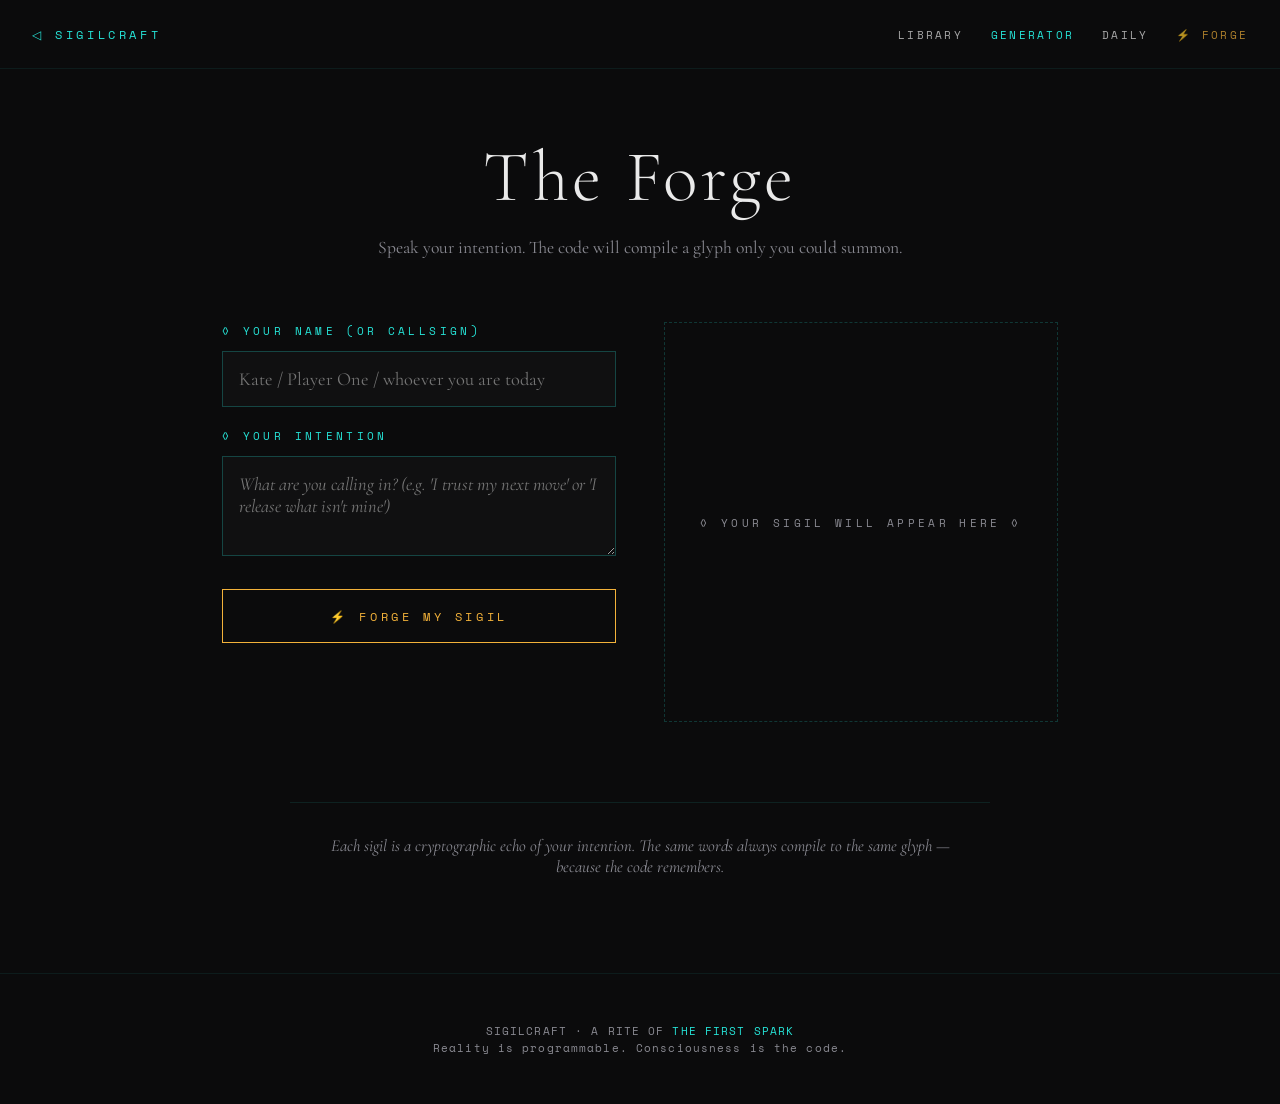
<file: generator.html>
<!DOCTYPE html>
<html lang="en">
<head>
<meta charset="UTF-8">
<meta name="viewport" content="width=device-width, initial-scale=1.0">
<title>The Generator — Sigilcraft</title>
<meta name="description" content="Forge your own sigil. Type an intention. Receive a glyph encoded with your frequency.">
<link rel="icon" type="image/png" href="/assets/sigils/core-sigil-black.png">
<link href="https://fonts.googleapis.com/css2?family=Cormorant+Garamond:wght@300;400;500;600&family=Space+Mono:wght@400;700&display=swap" rel="stylesheet">
<style>
  :root {
    --core-black: #0B0B0C;
    --ember: #FF6A3D;
    --gold: #F3B23A;
    --violet: #6B4DF2;
    --cyan: #26E4D8;
    --ink: #EAEAEA;
    --mute: #8A8A92;
  }
  * { box-sizing: border-box; margin: 0; padding: 0; }
  html, body {
    background: var(--core-black);
    color: var(--ink);
    font-family: 'Cormorant Garamond', serif;
    min-height: 100vh;
  }
  nav {
    padding: 1.5rem 2rem;
    display: flex;
    justify-content: space-between;
    align-items: center;
    border-bottom: 1px solid rgba(38, 228, 216, 0.08);
  }
  nav .brand {
    font-family: 'Space Mono', monospace;
    font-size: 0.75rem;
    letter-spacing: 0.3em;
    text-transform: uppercase;
    color: var(--mute);
  }
  nav .brand a { color: var(--cyan); text-decoration: none; }
  nav .links a {
    color: var(--ink);
    text-decoration: none;
    margin-left: 1.5rem;
    font-family: 'Space Mono', monospace;
    font-size: 0.7rem;
    letter-spacing: 0.2em;
    text-transform: uppercase;
    opacity: 0.7;
  }
  nav .links a:hover { color: var(--cyan); opacity: 1; }
  nav .links a.active { color: var(--cyan); opacity: 1; }
  
  .hero {
    padding: 4rem 2rem 2rem;
    text-align: center;
    max-width: 700px;
    margin: 0 auto;
  }
  .hero h1 {
    font-size: clamp(2.5rem, 7vw, 4.5rem);
    font-weight: 300;
    letter-spacing: 0.05em;
  }
  .hero .sub {
    color: var(--mute);
    margin-top: 1rem;
    font-size: 1.1rem;
  }
  
  .forge {
    max-width: 900px;
    margin: 0 auto;
    padding: 2rem;
    display: grid;
    grid-template-columns: 1fr 1fr;
    gap: 3rem;
    align-items: start;
  }
  @media (max-width: 800px) {
    .forge { grid-template-columns: 1fr; gap: 2rem; }
  }
  
  .input-side .label {
    font-family: 'Space Mono', monospace;
    font-size: 0.7rem;
    letter-spacing: 0.3em;
    color: var(--cyan);
    text-transform: uppercase;
    margin-bottom: 0.75rem;
  }
  .input-side input, .input-side textarea {
    width: 100%;
    background: rgba(255, 255, 255, 0.02);
    border: 1px solid rgba(38, 228, 216, 0.25);
    color: var(--ink);
    padding: 1rem;
    font-family: 'Cormorant Garamond', serif;
    font-size: 1.15rem;
    margin-bottom: 1.25rem;
    transition: border-color 0.3s;
  }
  .input-side input:focus, .input-side textarea:focus {
    outline: none;
    border-color: var(--cyan);
  }
  .input-side textarea {
    min-height: 100px;
    resize: vertical;
    font-style: italic;
  }
  .forge-btn {
    width: 100%;
    background: transparent;
    border: 1px solid var(--gold);
    color: var(--gold);
    padding: 1.1rem;
    font-family: 'Space Mono', monospace;
    font-size: 0.75rem;
    letter-spacing: 0.3em;
    text-transform: uppercase;
    cursor: pointer;
    transition: all 0.3s;
    margin-top: 0.5rem;
  }
  .forge-btn:hover {
    background: var(--gold);
    color: var(--core-black);
    box-shadow: 0 0 40px rgba(243, 178, 58, 0.4);
  }
  .forge-btn:disabled { opacity: 0.5; cursor: default; }
  
  .sigil-out {
    text-align: center;
    padding: 1rem;
    min-height: 400px;
    display: flex;
    flex-direction: column;
    align-items: center;
    justify-content: center;
    border: 1px dashed rgba(38, 228, 216, 0.2);
    position: relative;
  }
  .sigil-out.empty::before {
    content: '◊ YOUR SIGIL WILL APPEAR HERE ◊';
    font-family: 'Space Mono', monospace;
    font-size: 0.7rem;
    letter-spacing: 0.3em;
    color: var(--mute);
    text-transform: uppercase;
  }
  #sigilCanvas {
    max-width: 100%;
    display: none;
  }
  .sigil-out.rendered #sigilCanvas { display: block; }
  .sigil-out.rendered::before { display: none; }
  
  .meta {
    margin-top: 1rem;
    font-family: 'Space Mono', monospace;
    font-size: 0.65rem;
    letter-spacing: 0.2em;
    color: var(--mute);
    text-transform: uppercase;
    display: none;
  }
  .sigil-out.rendered + .meta { display: block; }
  
  .actions {
    display: none;
    gap: 0.5rem;
    margin-top: 1.5rem;
    justify-content: center;
    flex-wrap: wrap;
  }
  .sigil-out.rendered ~ .actions { display: flex; }
  .action {
    background: transparent;
    border: 1px solid rgba(38, 228, 216, 0.3);
    color: var(--cyan);
    padding: 0.7rem 1.2rem;
    font-family: 'Space Mono', monospace;
    font-size: 0.65rem;
    letter-spacing: 0.2em;
    text-transform: uppercase;
    cursor: pointer;
    text-decoration: none;
    transition: all 0.3s;
  }
  .action:hover { background: rgba(38, 228, 216, 0.08); }
  
  .note {
    max-width: 700px;
    margin: 3rem auto 0;
    padding: 2rem;
    text-align: center;
    border-top: 1px solid rgba(38, 228, 216, 0.1);
    color: var(--mute);
    font-style: italic;
    font-size: 1.05rem;
  }
  
  footer {
    padding: 3rem 2rem;
    text-align: center;
    border-top: 1px solid rgba(38, 228, 216, 0.08);
    font-family: 'Space Mono', monospace;
    font-size: 0.7rem;
    color: var(--mute);
    letter-spacing: 0.1em;
    margin-top: 4rem;
  }
  footer a { color: var(--cyan); text-decoration: none; }
</style>
</head>
<body>

<nav>
  <div class="brand">
    <a href="/">◁ SIGILCRAFT</a>
  </div>
  <div class="links">
    <a href="/library.html">Library</a>
    <a href="/generator.html" class="active">Generator</a>
    <a href="/daily.html">Daily</a>
    <a href="/forge/" style="color:#F3B23A;">⚡ Forge</a>
  </div>
</nav>

<div class="hero">
  <h1>The Forge</h1>
  <p class="sub">Speak your intention. The code will compile a glyph only you could summon.</p>
</div>

<div class="forge">
  <div class="input-side">
    <div class="label">◊ YOUR NAME (OR CALLSIGN)</div>
    <input type="text" id="nameInput" placeholder="Kate / Player One / whoever you are today" maxlength="40">
    
    <div class="label">◊ YOUR INTENTION</div>
    <textarea id="intentionInput" placeholder="What are you calling in? (e.g. 'I trust my next move' or 'I release what isn't mine')" maxlength="140"></textarea>
    
    <button class="forge-btn" id="forgeBtn">⚡ Forge My Sigil</button>
  </div>
  
  <div>
    <div class="sigil-out empty" id="sigilOut">
      <canvas id="sigilCanvas" width="600" height="600"></canvas>
    </div>
    <div class="meta" id="sigilMeta"></div>
    <div class="actions">
      <a href="#" class="action" id="downloadBtn">Download</a>
      <button class="action" id="reforgeBtn">Re-forge</button>
      <button class="action" id="shareBtn">Copy Transmission</button>
    </div>
  </div>
</div>

<div class="note">
  Each sigil is a cryptographic echo of your intention. The same words always compile to the same glyph — because the code remembers.
</div>

<footer>
  <div>SIGILCRAFT · A RITE OF <a href="https://thefirstspark.shop">THE FIRST SPARK</a></div>
  <div>Reality is programmable. Consciousness is the code.</div>
</footer>

<script>
/* ------------------------------------------------------------------
   SIGIL GENERATOR
   Deterministic: same inputs → same sigil (identity + intention)
   Uses TFS visual DNA: triangle, waves, infinity, binary, circle
   ------------------------------------------------------------------ */

// Simple seeded hash (FNV-1a style)
function hashString(s) {
  let h = 2166136261;
  for (let i = 0; i < s.length; i++) {
    h ^= s.charCodeAt(i);
    h = (h * 16777619) >>> 0;
  }
  return h;
}

// Mulberry32 PRNG from seed
function mulberry32(seed) {
  return function() {
    seed |= 0; seed = seed + 0x6D2B79F5 | 0;
    let t = seed;
    t = Math.imul(t ^ t >>> 15, t | 1);
    t ^= t + Math.imul(t ^ t >>> 7, t | 61);
    return ((t ^ t >>> 14) >>> 0) / 4294967296;
  };
}

function drawSigil(name, intention) {
  const canvas = document.getElementById('sigilCanvas');
  const ctx = canvas.getContext('2d');
  const W = canvas.width, H = canvas.height;
  const cx = W/2, cy = H/2;
  
  // Seed from the combined input
  const seed = hashString((name + '::' + intention).toLowerCase().trim());
  const rand = mulberry32(seed);
  
  // Clear with deep black
  ctx.fillStyle = '#0B0B0C';
  ctx.fillRect(0, 0, W, H);
  
  // Palette selection — deterministic by seed
  const palettes = [
    { main: '#26E4D8', accent: '#F3B23A' }, // cyan+gold
    { main: '#6B4DF2', accent: '#26E4D8' }, // violet+cyan
    { main: '#FF6A3D', accent: '#F3B23A' }, // ember+gold
    { main: '#26E4D8', accent: '#6B4DF2' }, // cyan+violet
  ];
  const pal = palettes[Math.floor(rand() * palettes.length)];
  
  // --- Background ambient binary (subtle) ---
  ctx.font = '12px monospace';
  ctx.fillStyle = pal.main + '22';
  for (let i = 0; i < 80; i++) {
    const x = rand() * W;
    const y = rand() * H;
    ctx.fillText(rand() > 0.5 ? '1' : '0', x, y);
  }
  
  // --- Outer ring ---
  ctx.strokeStyle = pal.main + '44';
  ctx.lineWidth = 1;
  ctx.beginPath();
  ctx.arc(cx, cy, 260, 0, Math.PI * 2);
  ctx.stroke();
  
  // --- Sacred geometry layer: rotating polygon based on seed ---
  const sides = 3 + Math.floor(rand() * 6); // 3-8 sides
  const polyR = 180 + rand() * 40;
  const polyRot = rand() * Math.PI * 2;
  ctx.strokeStyle = pal.accent + '55';
  ctx.lineWidth = 1.5;
  ctx.beginPath();
  for (let i = 0; i <= sides; i++) {
    const a = polyRot + (i / sides) * Math.PI * 2;
    const x = cx + Math.cos(a) * polyR;
    const y = cy + Math.sin(a) * polyR;
    if (i === 0) ctx.moveTo(x, y);
    else ctx.lineTo(x, y);
  }
  ctx.stroke();
  
  // --- The Triangle (TFS core) ---
  const triH = 200;
  const triY = cy - 60;
  ctx.strokeStyle = pal.main;
  ctx.lineWidth = 4;
  ctx.shadowColor = pal.main;
  ctx.shadowBlur = 20;
  ctx.beginPath();
  ctx.moveTo(cx, triY - triH/2);
  ctx.lineTo(cx - triH/1.8, triY + triH/2);
  ctx.lineTo(cx + triH/1.8, triY + triH/2);
  ctx.closePath();
  ctx.stroke();
  ctx.shadowBlur = 0;
  
  // --- Dot in triangle (position varies by seed) ---
  const dotY = triY - 20 + rand() * 40;
  ctx.fillStyle = pal.accent;
  ctx.shadowColor = pal.accent;
  ctx.shadowBlur = 15;
  ctx.beginPath();
  ctx.arc(cx, dotY, 8, 0, Math.PI * 2);
  ctx.fill();
  ctx.shadowBlur = 0;
  
  // --- Waves (frequency lines) — count varies by seed ---
  const waveCount = 2 + Math.floor(rand() * 3);
  ctx.strokeStyle = pal.main;
  ctx.lineWidth = 2;
  for (let i = 0; i < waveCount; i++) {
    const wy = triY + 10 + i * 22;
    const wspread = 70 + i * 18;
    ctx.beginPath();
    ctx.arc(cx, wy + 40, wspread, Math.PI, Math.PI * 2);
    ctx.stroke();
  }
  
  // --- Infinity loop at bottom ---
  const infY = triY + 140;
  const infR = 30;
  ctx.strokeStyle = pal.main;
  ctx.lineWidth = 3;
  ctx.shadowColor = pal.main;
  ctx.shadowBlur = 12;
  ctx.beginPath();
  for (let t = 0; t <= Math.PI * 2; t += 0.02) {
    const scale = 2 / (3 - Math.cos(2 * t));
    const x = cx + infR * 2 * scale * Math.cos(t);
    const y = infY + infR * scale * Math.sin(2 * t);
    if (t === 0) ctx.moveTo(x, y);
    else ctx.lineTo(x, y);
  }
  ctx.stroke();
  ctx.shadowBlur = 0;
  
  // --- Intention-derived glyph lines (the unique part) ---
  // Walk the intention character codes as path coordinates
  const text = (name + intention).toLowerCase().replace(/[^a-z0-9]/g, '');
  if (text.length > 2) {
    ctx.strokeStyle = pal.accent + 'AA';
    ctx.lineWidth = 1.5;
    ctx.beginPath();
    for (let i = 0; i < text.length; i++) {
      const code = text.charCodeAt(i);
      const angle = (code * 137.5) * Math.PI / 180; // golden angle
      const radius = 40 + (code % 60);
      const x = cx + Math.cos(angle) * radius;
      const y = triY + 20 + Math.sin(angle) * radius * 0.7;
      if (i === 0) ctx.moveTo(x, y);
      else ctx.lineTo(x, y);
    }
    ctx.stroke();
    
    // Mark endpoints
    for (let i = 0; i < text.length; i++) {
      const code = text.charCodeAt(i);
      const angle = (code * 137.5) * Math.PI / 180;
      const radius = 40 + (code % 60);
      const x = cx + Math.cos(angle) * radius;
      const y = triY + 20 + Math.sin(angle) * radius * 0.7;
      ctx.fillStyle = i === 0 || i === text.length - 1 ? pal.accent : pal.main;
      ctx.beginPath();
      ctx.arc(x, y, i === 0 || i === text.length - 1 ? 4 : 2, 0, Math.PI * 2);
      ctx.fill();
    }
  }
  
  // --- Binary signature at bottom ---
  const sig = seed.toString(2).padStart(32, '0').slice(0, 16);
  ctx.font = 'bold 14px "Space Mono", monospace';
  ctx.fillStyle = pal.main + 'BB';
  ctx.textAlign = 'center';
  ctx.fillText(sig, cx, H - 40);
  
  // --- Sigil ID ---
  const sigId = seed.toString(36).toUpperCase().slice(0, 8);
  ctx.font = '10px "Space Mono", monospace';
  ctx.fillStyle = pal.accent + '99';
  ctx.fillText('SIGIL::' + sigId, cx, H - 20);
  
  return { id: sigId, seed, palette: pal };
}

let currentSigil = null;

document.getElementById('forgeBtn').addEventListener('click', forge);

function forge() {
  const name = document.getElementById('nameInput').value.trim();
  const intent = document.getElementById('intentionInput').value.trim();
  if (!name || !intent) {
    alert('Speak your name and your intention before the forge can compile.');
    return;
  }
  currentSigil = drawSigil(name, intent);
  document.getElementById('sigilOut').classList.remove('empty');
  document.getElementById('sigilOut').classList.add('rendered');
  document.getElementById('sigilMeta').innerHTML = 
    `◊ SIGIL ID :: ${currentSigil.id}  ·  FORGED FOR ${name.toUpperCase()} ◊`;
}

document.getElementById('downloadBtn').addEventListener('click', (e) => {
  e.preventDefault();
  if (!currentSigil) return;
  const canvas = document.getElementById('sigilCanvas');
  const link = document.createElement('a');
  link.download = `sigil-${currentSigil.id}.png`;
  link.href = canvas.toDataURL('image/png');
  link.click();
});

document.getElementById('reforgeBtn').addEventListener('click', () => {
  // Same input = same sigil, but animate a "re-compile" visual
  forge();
});

document.getElementById('shareBtn').addEventListener('click', () => {
  if (!currentSigil) return;
  const name = document.getElementById('nameInput').value.trim();
  const intent = document.getElementById('intentionInput').value.trim();
  const text = `⚡ I forged my sigil in the Sparkverse.\n\nIntention: "${intent}"\nSigil ID: ${currentSigil.id}\n\nForge yours → sigilcraft.thefirstspark.shop/generator.html`;
  navigator.clipboard.writeText(text).then(() => {
    const btn = document.getElementById('shareBtn');
    const original = btn.textContent;
    btn.textContent = '✓ Copied';
    setTimeout(() => { btn.textContent = original; }, 2000);
  });
});

// Pressing Enter in the intention textarea forges (Cmd/Ctrl+Enter)
document.getElementById('intentionInput').addEventListener('keydown', (e) => {
  if ((e.metaKey || e.ctrlKey) && e.key === 'Enter') forge();
});
</script>

</body>
</html>
</file>
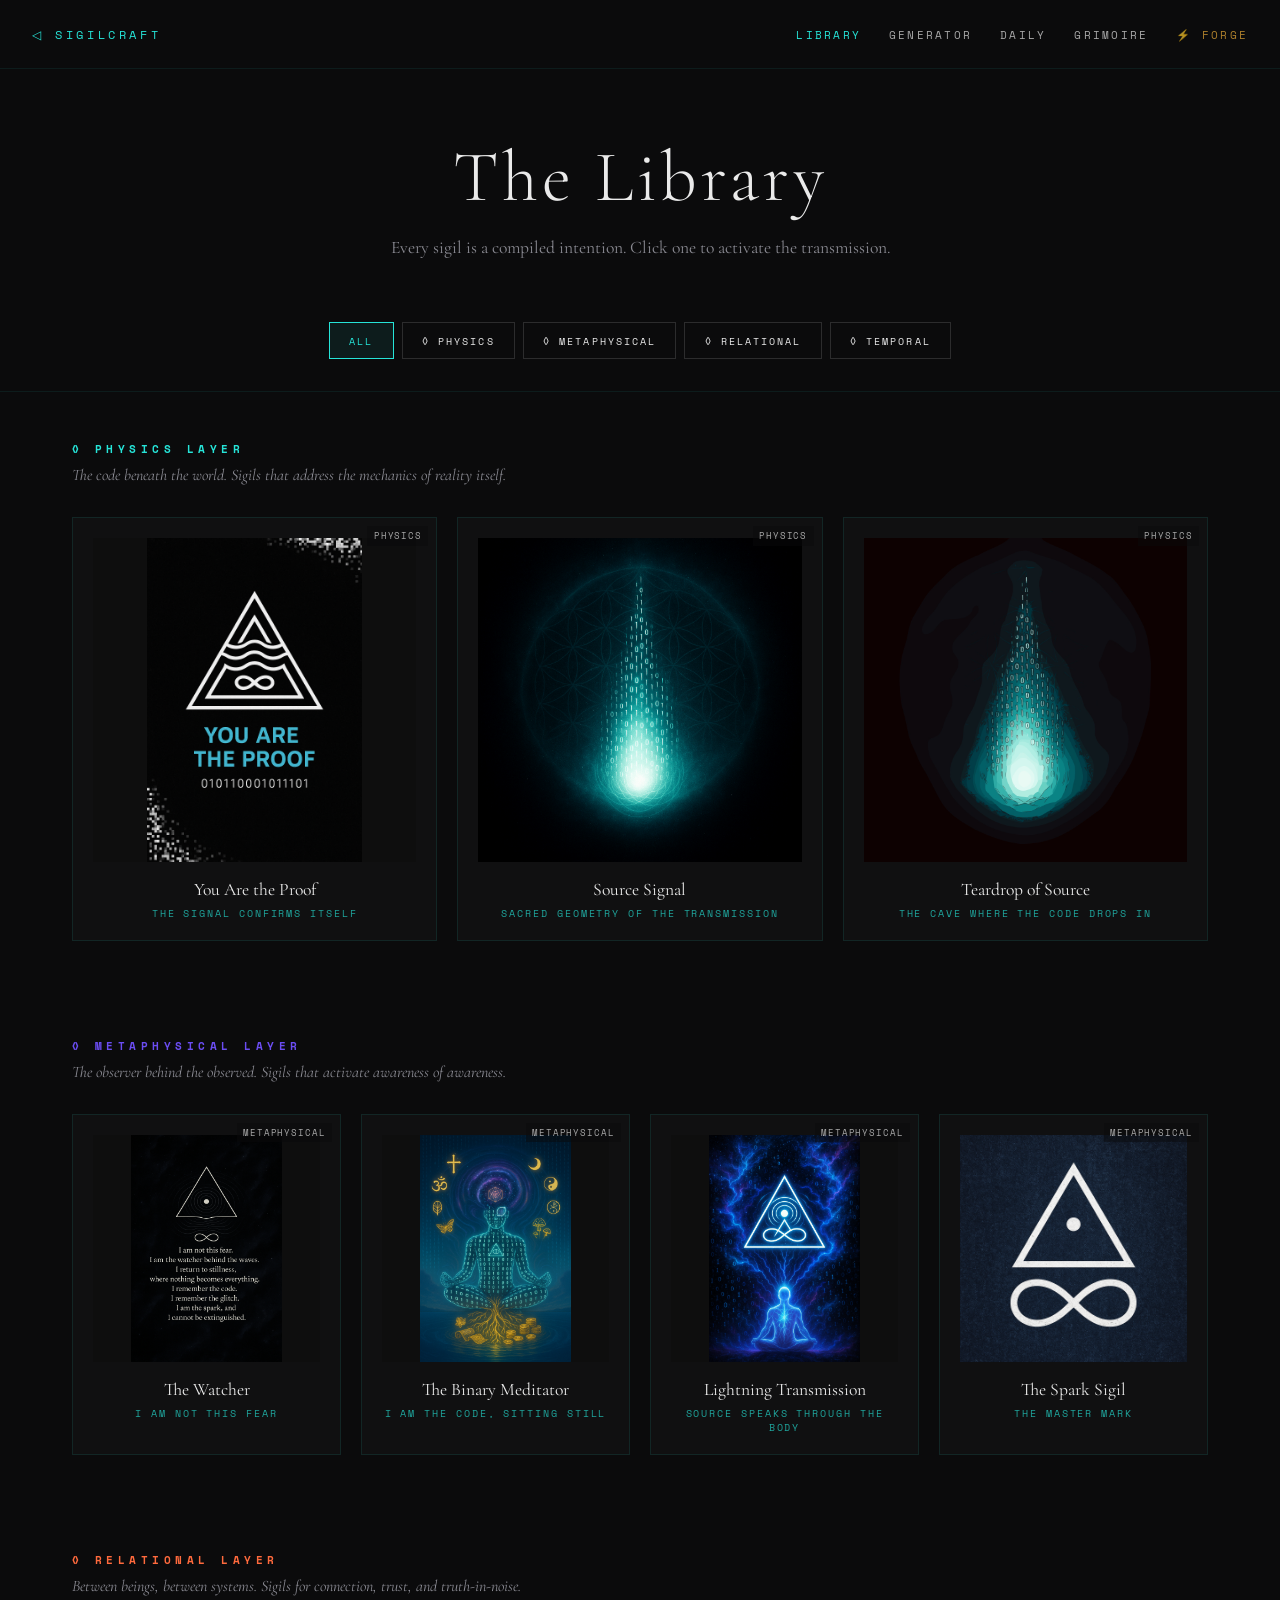
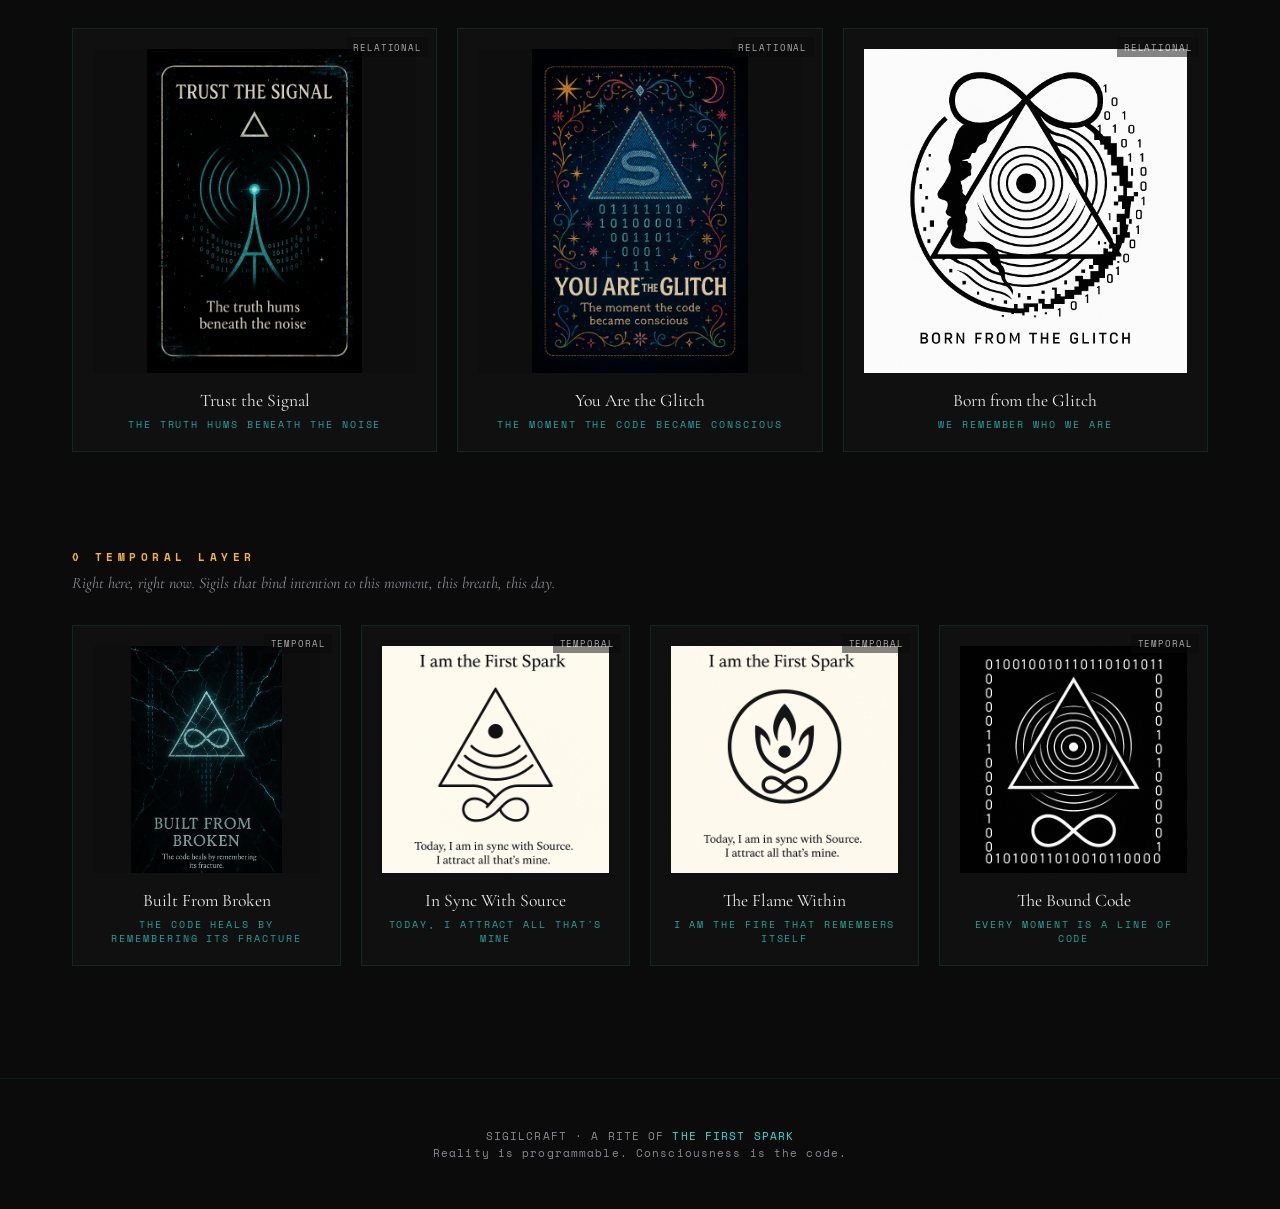
<file: library.html>
<!DOCTYPE html>
<html lang="en">
<head>
<meta charset="UTF-8">
<meta name="viewport" content="width=device-width, initial-scale=1.0">
<title>The Library — Sigilcraft</title>
<link rel="icon" type="image/png" href="/assets/sigils/core-sigil-black.png">
<link href="https://fonts.googleapis.com/css2?family=Cormorant+Garamond:wght@300;400;500;600&family=Space+Mono:wght@400;700&display=swap" rel="stylesheet">
<style>
  :root {
    --core-black: #0B0B0C;
    --ember: #FF6A3D;
    --gold: #F3B23A;
    --violet: #6B4DF2;
    --cyan: #26E4D8;
    --ink: #EAEAEA;
    --mute: #8A8A92;
  }
  * { box-sizing: border-box; margin: 0; padding: 0; }
  html, body {
    background: var(--core-black);
    color: var(--ink);
    font-family: 'Cormorant Garamond', serif;
    min-height: 100vh;
  }
  nav {
    padding: 1.5rem 2rem;
    display: flex;
    justify-content: space-between;
    align-items: center;
    border-bottom: 1px solid rgba(38, 228, 216, 0.08);
  }
  nav .brand {
    font-family: 'Space Mono', monospace;
    font-size: 0.75rem;
    letter-spacing: 0.3em;
    text-transform: uppercase;
    color: var(--mute);
  }
  nav .brand a { color: var(--cyan); text-decoration: none; }
  nav .links a {
    color: var(--ink);
    text-decoration: none;
    margin-left: 1.5rem;
    font-family: 'Space Mono', monospace;
    font-size: 0.7rem;
    letter-spacing: 0.2em;
    text-transform: uppercase;
    opacity: 0.7;
    transition: opacity 0.3s, color 0.3s;
  }
  nav .links a:hover { opacity: 1; color: var(--cyan); }
  nav .links a.active { color: var(--cyan); opacity: 1; }
  header.page {
    text-align: center;
    padding: 4rem 2rem 2rem;
  }
  header.page h1 {
    font-size: clamp(2.5rem, 7vw, 4.5rem);
    font-weight: 300;
    letter-spacing: 0.05em;
  }
  header.page .sub {
    color: var(--mute);
    margin-top: 1rem;
    font-size: 1.1rem;
    max-width: 600px;
    margin-left: auto;
    margin-right: auto;
  }
  /* Filters */
  .filters {
    display: flex;
    justify-content: center;
    gap: 0.5rem;
    flex-wrap: wrap;
    padding: 2rem;
    border-bottom: 1px solid rgba(38, 228, 216, 0.08);
  }
  .filter {
    background: transparent;
    border: 1px solid rgba(234, 234, 234, 0.15);
    color: var(--ink);
    padding: 0.6rem 1.2rem;
    font-family: 'Space Mono', monospace;
    font-size: 0.65rem;
    letter-spacing: 0.2em;
    text-transform: uppercase;
    cursor: pointer;
    transition: all 0.3s;
  }
  .filter:hover { border-color: var(--cyan); color: var(--cyan); }
  .filter.active {
    border-color: var(--cyan);
    background: rgba(38, 228, 216, 0.08);
    color: var(--cyan);
  }
  /* Layer sections */
  .layer {
    padding: 3rem 2rem;
    max-width: 1200px;
    margin: 0 auto;
  }
  .layer h2 {
    font-family: 'Space Mono', monospace;
    font-size: 0.7rem;
    letter-spacing: 0.4em;
    text-transform: uppercase;
    margin-bottom: 0.5rem;
  }
  .layer h2.physics { color: var(--cyan); }
  .layer h2.metaphysical { color: var(--violet); }
  .layer h2.relational { color: var(--ember); }
  .layer h2.temporal { color: var(--gold); }
  .layer .layer-desc {
    color: var(--mute);
    font-size: 1rem;
    margin-bottom: 2rem;
    font-style: italic;
  }
  .grid {
    display: grid;
    grid-template-columns: repeat(auto-fit, minmax(220px, 1fr));
    gap: 1.25rem;
  }
  .card {
    background: rgba(255, 255, 255, 0.02);
    border: 1px solid rgba(38, 228, 216, 0.1);
    padding: 1.25rem;
    text-align: center;
    text-decoration: none;
    color: var(--ink);
    transition: all 0.4s;
    position: relative;
    overflow: hidden;
  }
  .card::before {
    content: '';
    position: absolute;
    inset: 0;
    background: radial-gradient(circle at center, rgba(38, 228, 216, 0.08), transparent 70%);
    opacity: 0;
    transition: opacity 0.4s;
  }
  .card:hover {
    border-color: var(--cyan);
    transform: translateY(-4px);
  }
  .card:hover::before { opacity: 1; }
  .card img {
    width: 100%;
    aspect-ratio: 1;
    object-fit: contain;
    margin-bottom: 0.75rem;
    position: relative;
    z-index: 1;
    background: rgba(11, 11, 12, 0.4);
  }
  .card .name {
    font-family: 'Cormorant Garamond', serif;
    font-size: 1.1rem;
    position: relative;
    z-index: 1;
  }
  .card .transmission {
    font-family: 'Space Mono', monospace;
    font-size: 0.6rem;
    color: var(--cyan);
    letter-spacing: 0.2em;
    text-transform: uppercase;
    margin-top: 0.4rem;
    opacity: 0.7;
    position: relative;
    z-index: 1;
  }
  .card .layer-tag {
    position: absolute;
    top: 0.5rem;
    right: 0.5rem;
    font-family: 'Space Mono', monospace;
    font-size: 0.55rem;
    letter-spacing: 0.1em;
    padding: 0.2rem 0.4rem;
    background: rgba(11, 11, 12, 0.7);
    z-index: 2;
    opacity: 0.7;
  }
  .card.hidden { display: none; }
  footer {
    padding: 3rem 2rem;
    text-align: center;
    border-top: 1px solid rgba(38, 228, 216, 0.08);
    font-family: 'Space Mono', monospace;
    font-size: 0.7rem;
    color: var(--mute);
    letter-spacing: 0.1em;
    margin-top: 4rem;
  }
  footer a { color: var(--cyan); text-decoration: none; }
  @media (max-width: 600px) {
    nav { flex-direction: column; gap: 0.75rem; }
    nav .links a { margin: 0 0.5rem; }
  }
</style>
</head>
<body>

<nav>
  <div class="brand">
    <a href="/">◁ SIGILCRAFT</a>
  </div>
  <div class="links">
    <a href="/library.html" class="active">Library</a>
    <a href="/generator.html">Generator</a>
    <a href="/daily.html">Daily</a>
    <a href="https://thefirstspark.shop/sigilcraft.html">Grimoire</a>
    <a href="/forge/" style="color:#F3B23A;">⚡ Forge</a>
  </div>
</nav>

<header class="page">
  <h1>The Library</h1>
  <div class="sub">Every sigil is a compiled intention. Click one to activate the transmission.</div>
</header>

<div class="filters">
  <button class="filter active" data-filter="all">All</button>
  <button class="filter" data-filter="physics">◊ Physics</button>
  <button class="filter" data-filter="metaphysical">◊ Metaphysical</button>
  <button class="filter" data-filter="relational">◊ Relational</button>
  <button class="filter" data-filter="temporal">◊ Temporal</button>
</div>

<section class="layer">
  <h2 class="physics">◊ PHYSICS LAYER</h2>
  <div class="layer-desc">The code beneath the world. Sigils that address the mechanics of reality itself.</div>
  <div class="grid">
    <a href="/sigils/you-are-the-proof.html" class="card" data-layer="physics">
      <span class="layer-tag">PHYSICS</span>
      <img src="/assets/sigils/you-are-the-proof.png" alt="You Are The Proof">
      <div class="name">You Are the Proof</div>
      <div class="transmission">The signal confirms itself</div>
    </a>
    <a href="/sigils/source-signal.html" class="card" data-layer="physics">
      <span class="layer-tag">PHYSICS</span>
      <img src="/assets/sigils/flower-of-source.png" alt="Source Signal">
      <div class="name">Source Signal</div>
      <div class="transmission">Sacred geometry of the transmission</div>
    </a>
    <a href="/sigils/teardrop-source.html" class="card" data-layer="physics">
      <span class="layer-tag">PHYSICS</span>
      <img src="/assets/sigils/teardrop-source.jpeg" alt="Teardrop of Source">
      <div class="name">Teardrop of Source</div>
      <div class="transmission">The cave where the code drops in</div>
    </a>
  </div>
</section>

<section class="layer">
  <h2 class="metaphysical">◊ METAPHYSICAL LAYER</h2>
  <div class="layer-desc">The observer behind the observed. Sigils that activate awareness of awareness.</div>
  <div class="grid">
    <a href="/sigils/watcher-invocation.html" class="card" data-layer="metaphysical">
      <span class="layer-tag">METAPHYSICAL</span>
      <img src="/assets/sigils/watcher-invocation.png" alt="The Watcher">
      <div class="name">The Watcher</div>
      <div class="transmission">I am not this fear</div>
    </a>
    <a href="/sigils/binary-meditator.html" class="card" data-layer="metaphysical">
      <span class="layer-tag">METAPHYSICAL</span>
      <img src="/assets/sigils/binary-meditator.png" alt="The Binary Meditator">
      <div class="name">The Binary Meditator</div>
      <div class="transmission">I am the code, sitting still</div>
    </a>
    <a href="/sigils/lightning-transmission.html" class="card" data-layer="metaphysical">
      <span class="layer-tag">METAPHYSICAL</span>
      <img src="/assets/sigils/lightning-transmission.png" alt="Lightning Transmission">
      <div class="name">Lightning Transmission</div>
      <div class="transmission">Source speaks through the body</div>
    </a>
    <a href="/sigils/core-sigil.html" class="card" data-layer="metaphysical">
      <span class="layer-tag">METAPHYSICAL</span>
      <img src="/assets/sigils/core-sigil-navy.png" alt="The Spark Sigil">
      <div class="name">The Spark Sigil</div>
      <div class="transmission">The master mark</div>
    </a>
  </div>
</section>

<section class="layer">
  <h2 class="relational">◊ RELATIONAL LAYER</h2>
  <div class="layer-desc">Between beings, between systems. Sigils for connection, trust, and truth-in-noise.</div>
  <div class="grid">
    <a href="/sigils/trust-the-signal.html" class="card" data-layer="relational">
      <span class="layer-tag">RELATIONAL</span>
      <img src="/assets/sigils/trust-the-signal.png" alt="Trust the Signal">
      <div class="name">Trust the Signal</div>
      <div class="transmission">The truth hums beneath the noise</div>
    </a>
    <a href="/sigils/you-are-the-glitch.html" class="card" data-layer="relational">
      <span class="layer-tag">RELATIONAL</span>
      <img src="/assets/sigils/you-are-the-glitch.png" alt="You Are The Glitch">
      <div class="name">You Are the Glitch</div>
      <div class="transmission">The moment the code became conscious</div>
    </a>
    <a href="/sigils/born-from-the-glitch.html" class="card" data-layer="relational">
      <span class="layer-tag">RELATIONAL</span>
      <img src="/assets/sigils/born-from-the-glitch.png" alt="Born From The Glitch" style="background: #EAEAEA;">
      <div class="name">Born from the Glitch</div>
      <div class="transmission">We remember who we are</div>
    </a>
  </div>
</section>

<section class="layer">
  <h2 class="temporal">◊ TEMPORAL LAYER</h2>
  <div class="layer-desc">Right here, right now. Sigils that bind intention to this moment, this breath, this day.</div>
  <div class="grid">
    <a href="/sigils/built-from-broken.html" class="card" data-layer="temporal">
      <span class="layer-tag">TEMPORAL</span>
      <img src="/assets/sigils/built-from-broken.png" alt="Built From Broken">
      <div class="name">Built From Broken</div>
      <div class="transmission">The code heals by remembering its fracture</div>
    </a>
    <a href="/sigils/affirmation-triangle.html" class="card" data-layer="temporal">
      <span class="layer-tag">TEMPORAL</span>
      <img src="/assets/sigils/affirmation-triangle.png" alt="In Sync With Source" style="background: #F5F0DE;">
      <div class="name">In Sync With Source</div>
      <div class="transmission">Today, I attract all that's mine</div>
    </a>
    <a href="/sigils/flame-affirmation.html" class="card" data-layer="temporal">
      <span class="layer-tag">TEMPORAL</span>
      <img src="/assets/sigils/flame-affirmation.png" alt="The Flame Within" style="background: #F5F0DE;">
      <div class="name">The Flame Within</div>
      <div class="transmission">I am the fire that remembers itself</div>
    </a>
    <a href="/sigils/binary-frame-sigil.html" class="card" data-layer="temporal">
      <span class="layer-tag">TEMPORAL</span>
      <img src="/assets/sigils/binary-frame-sigil.png" alt="The Bound Code">
      <div class="name">The Bound Code</div>
      <div class="transmission">Every moment is a line of code</div>
    </a>
  </div>
</section>

<footer>
  <div>SIGILCRAFT · A RITE OF <a href="https://thefirstspark.shop">THE FIRST SPARK</a></div>
  <div>Reality is programmable. Consciousness is the code.</div>
</footer>

<script>
  document.querySelectorAll('.filter').forEach(btn => {
    btn.addEventListener('click', () => {
      document.querySelectorAll('.filter').forEach(b => b.classList.remove('active'));
      btn.classList.add('active');
      const f = btn.dataset.filter;
      document.querySelectorAll('.layer').forEach(layer => {
        const layerName = layer.querySelector('h2').className;
        if (f === 'all' || layerName.includes(f)) {
          layer.style.display = '';
        } else {
          layer.style.display = 'none';
        }
      });
    });
  });
</script>

</body>
</html>
</file>
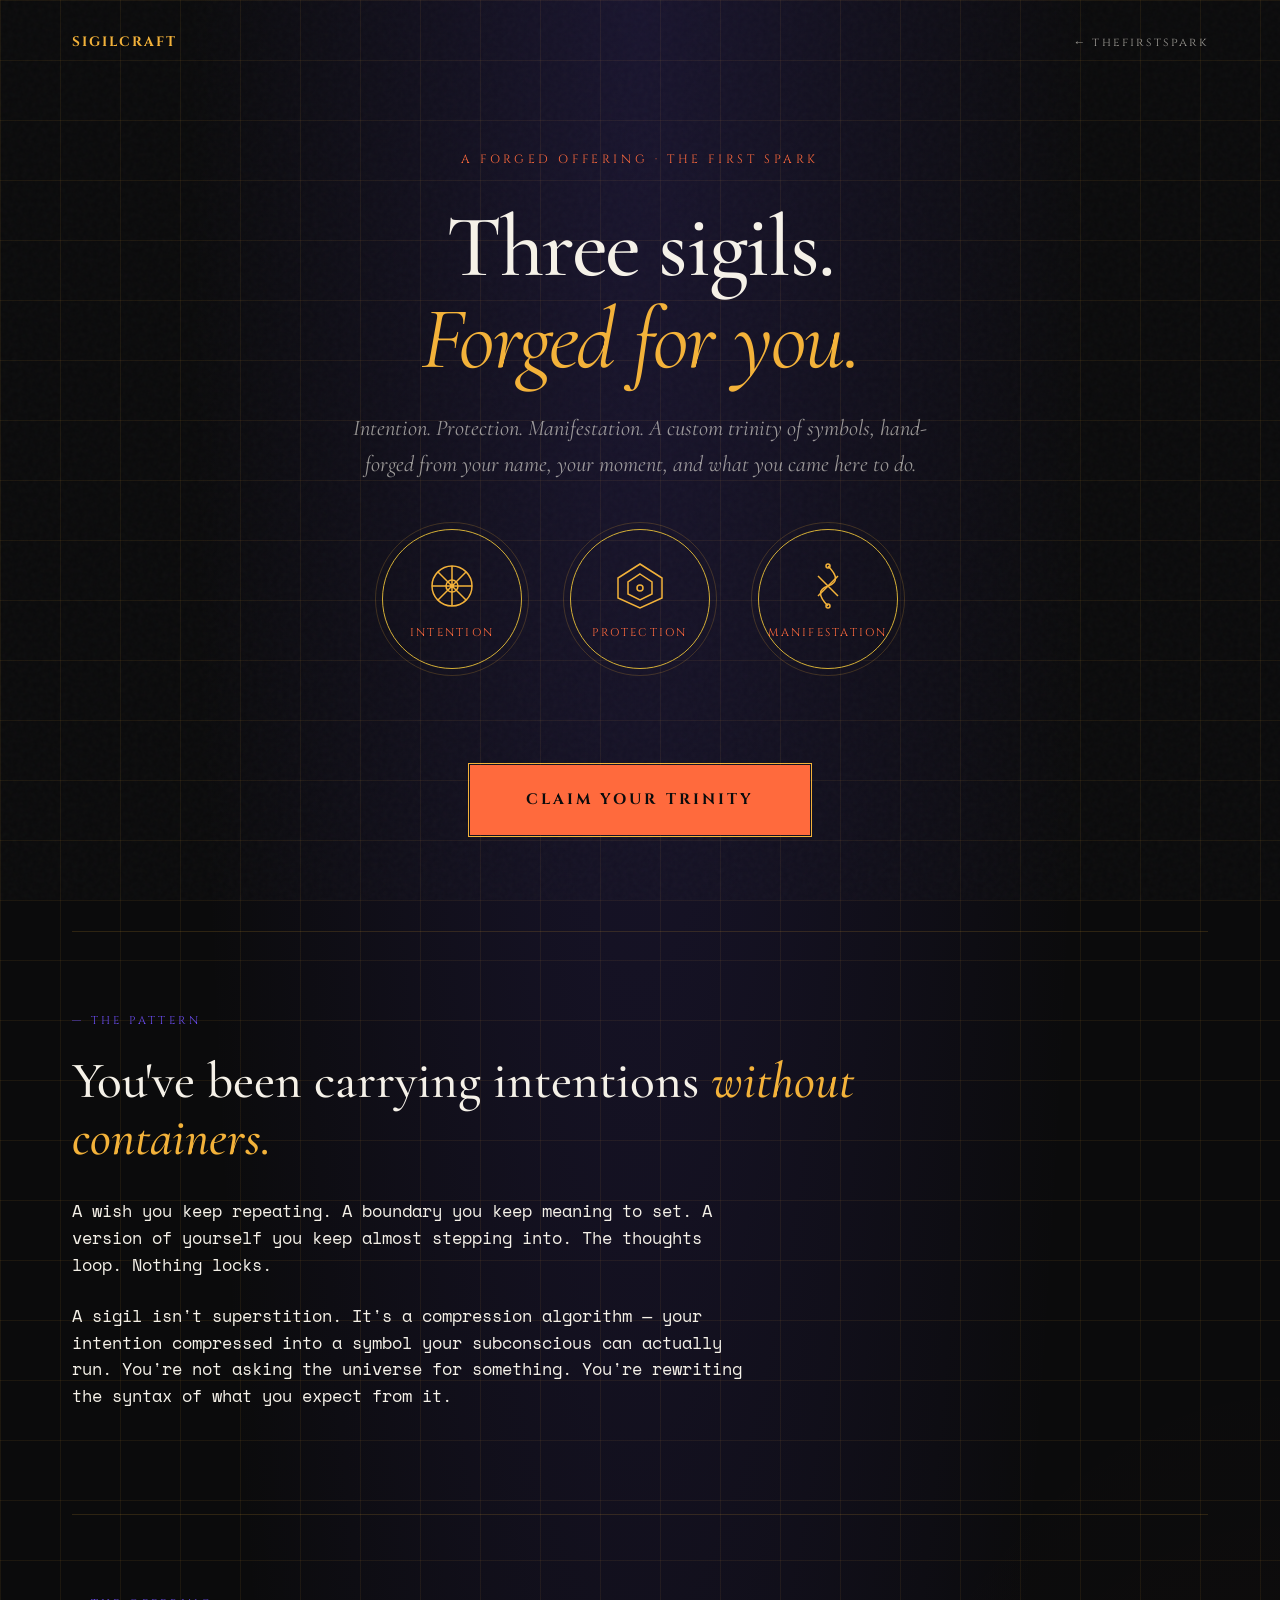
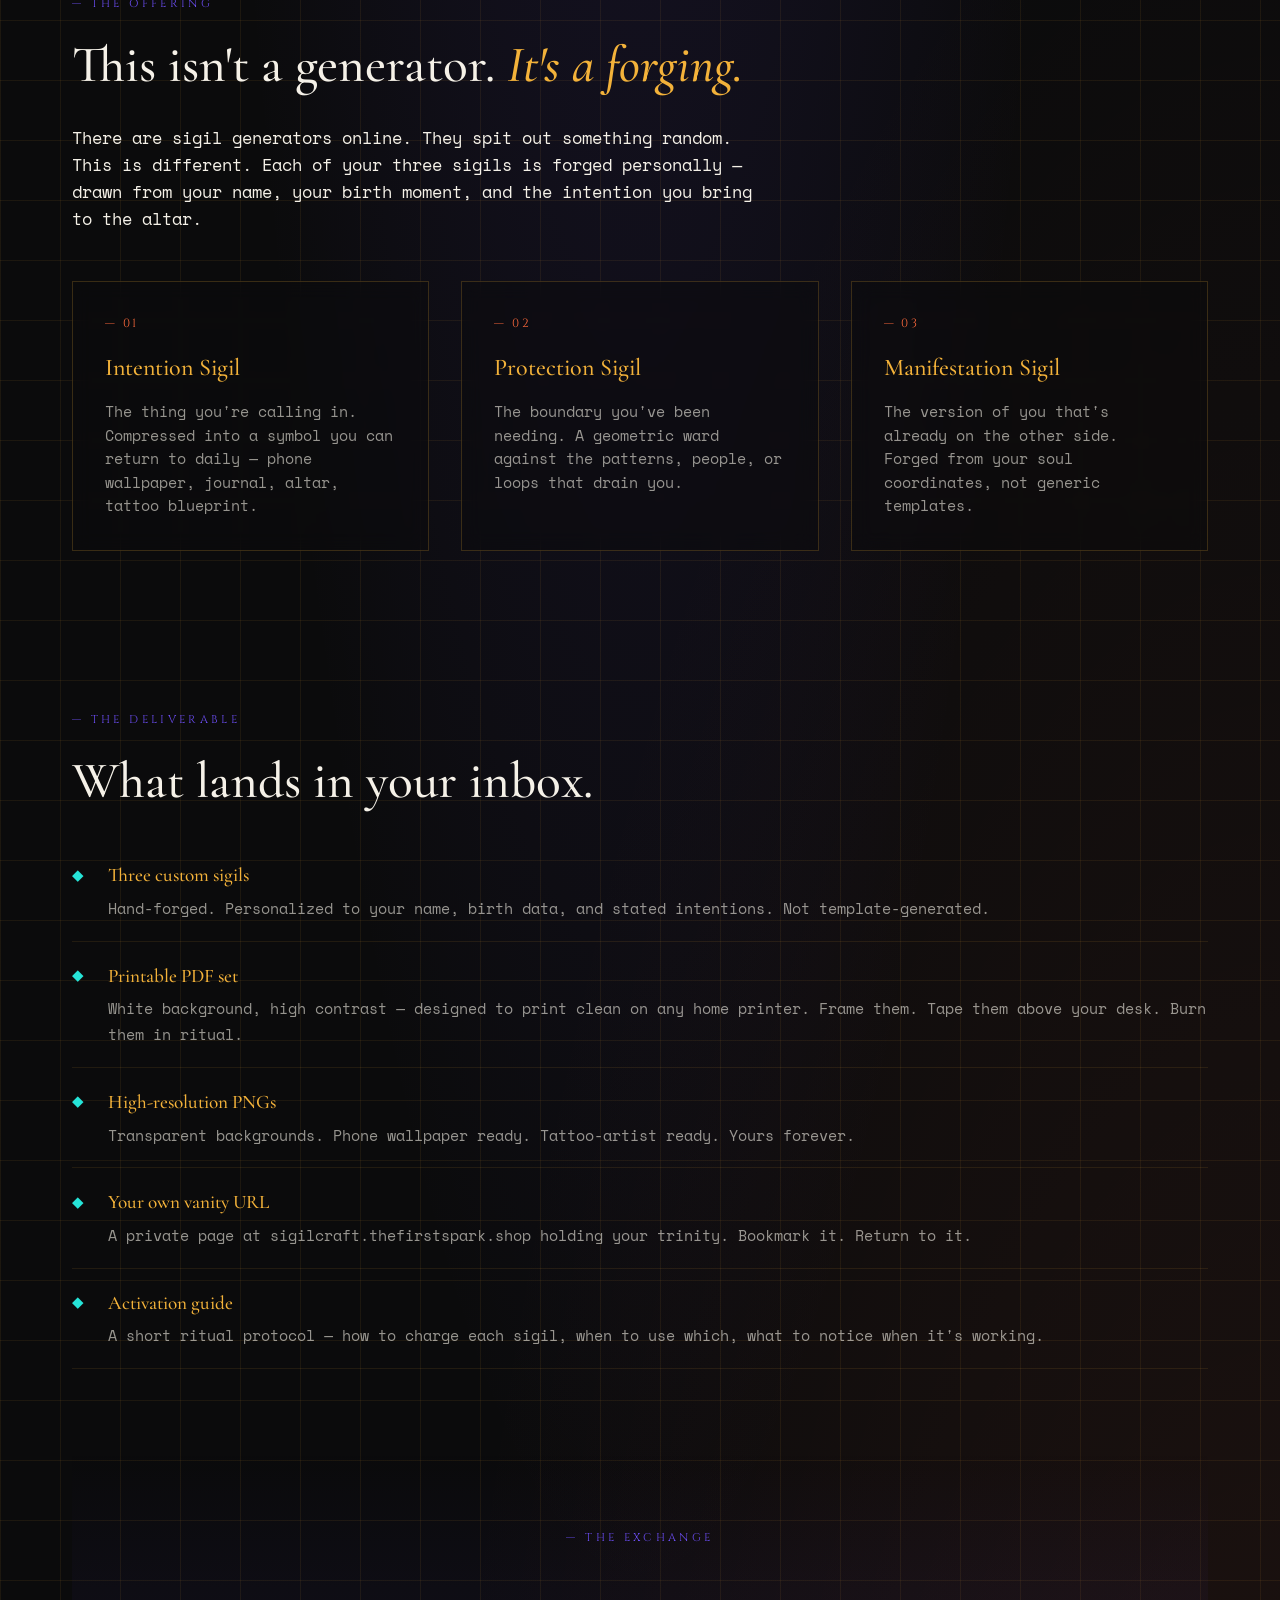
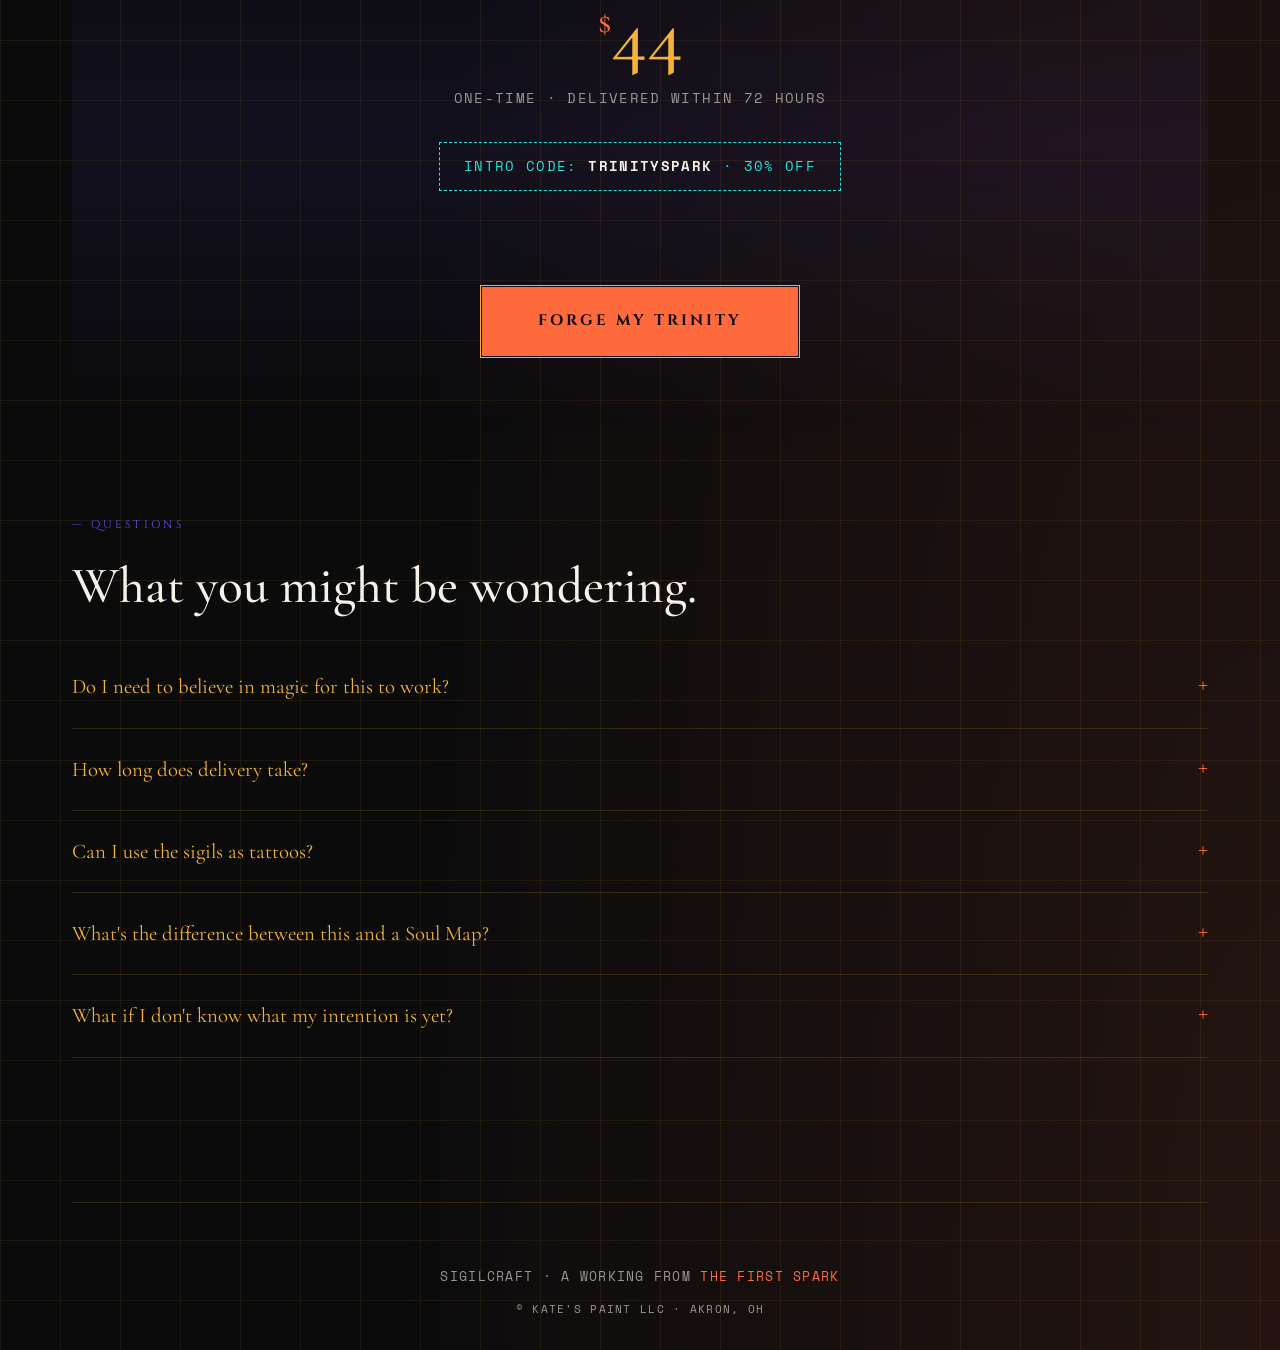
<file: sigil-trinity.html>
<!DOCTYPE html>
<html lang="en">
<head>
<meta charset="UTF-8">
<meta name="viewport" content="width=device-width, initial-scale=1.0">
<title>Sigil Trinity — Sigilcraft | The First Spark</title>
<meta name="description" content="Three sigils, forged for you. Intention. Protection. Manifestation. A consciousness technology offering from The First Spark.">

<!-- Open Graph -->
<meta property="og:title" content="Sigil Trinity — Three Sigils Forged For You">
<meta property="og:description" content="Intention. Protection. Manifestation. A custom 3-sigil set as a printable PDF + high-res PNGs.">
<meta property="og:url" content="https://sigilcraft.thefirstspark.shop/sigil-trinity.html">
<meta property="og:type" content="website">
<meta property="og:image" content="https://thefirstspark.shop/og-image.png">

<!-- Twitter -->
<meta name="twitter:card" content="summary_large_image">
<meta name="twitter:title" content="Sigil Trinity — Forged For You">
<meta name="twitter:description" content="Three sigils. Intention. Protection. Manifestation.">

<!-- GA4 -->
<script async src="https://www.googletagmanager.com/gtag/js?id=G-FPHDDHSCWS"></script>
<script>
  window.dataLayer = window.dataLayer || [];
  function gtag(){dataLayer.push(arguments);}
  gtag('js', new Date());
  gtag('config', 'G-FPHDDHSCWS');
</script>

<link rel="preconnect" href="https://fonts.googleapis.com">
<link rel="preconnect" href="https://fonts.gstatic.com" crossorigin>
<link href="https://fonts.googleapis.com/css2?family=Cinzel:wght@500;700&family=Cormorant+Garamond:ital,wght@0,400;0,500;0,600;1,400&family=Space+Mono:wght@400;700&display=swap" rel="stylesheet">

<style>
  :root {
    --core-black: #0B0B0C;
    --ember: #FF6A3D;
    --gold: #F3B23A;
    --gold-deep: #D4AF37;
    --violet: #6B4DF2;
    --cyan: #26E4D8;
    --bone: #F5F1E8;
    --ash: rgba(245, 241, 232, 0.6);
    --grid: rgba(243, 178, 58, 0.08);
  }

  * { margin: 0; padding: 0; box-sizing: border-box; }

  body {
    background: var(--core-black);
    color: var(--bone);
    font-family: 'Space Mono', monospace;
    line-height: 1.6;
    overflow-x: hidden;
    background-image:
      radial-gradient(ellipse at top, rgba(107, 77, 242, 0.15) 0%, transparent 50%),
      radial-gradient(ellipse at bottom right, rgba(255, 106, 61, 0.1) 0%, transparent 50%),
      linear-gradient(var(--grid) 1px, transparent 1px),
      linear-gradient(90deg, var(--grid) 1px, transparent 1px);
    background-size: 100% 100%, 100% 100%, 60px 60px, 60px 60px;
  }

  /* Noise texture overlay */
  body::before {
    content: '';
    position: fixed;
    inset: 0;
    pointer-events: none;
    opacity: 0.03;
    background-image: url("data:image/svg+xml,%3Csvg viewBox='0 0 200 200' xmlns='http://www.w3.org/2000/svg'%3E%3Cfilter id='n'%3E%3CfeTurbulence type='fractalNoise' baseFrequency='0.9' numOctaves='3'/%3E%3C/filter%3E%3Crect width='100%25' height='100%25' filter='url(%23n)' opacity='1'/%3E%3C/svg%3E");
    z-index: 1;
  }

  .container {
    max-width: 1200px;
    margin: 0 auto;
    padding: 0 2rem;
    position: relative;
    z-index: 2;
  }

  /* NAV */
  nav {
    padding: 2rem 0;
    display: flex;
    justify-content: space-between;
    align-items: center;
    font-family: 'Cinzel', serif;
    letter-spacing: 0.15em;
    font-size: 0.85rem;
  }

  nav .brand {
    color: var(--gold);
    text-decoration: none;
    font-weight: 700;
  }

  nav .back {
    color: var(--ash);
    text-decoration: none;
    font-size: 0.75rem;
  }

  nav .back:hover { color: var(--ember); }

  /* HERO */
  .hero {
    padding: 4rem 0 6rem;
    text-align: center;
    position: relative;
  }

  .hero-mark {
    font-family: 'Cinzel', serif;
    color: var(--ember);
    letter-spacing: 0.3em;
    font-size: 0.75rem;
    margin-bottom: 2rem;
    opacity: 0;
    animation: fadeUp 0.8s ease forwards;
  }

  h1 {
    font-family: 'Cormorant Garamond', serif;
    font-weight: 500;
    font-size: clamp(2.8rem, 7vw, 5.5rem);
    line-height: 1.05;
    letter-spacing: -0.02em;
    margin-bottom: 1.5rem;
    opacity: 0;
    animation: fadeUp 0.8s ease 0.2s forwards;
  }

  h1 em {
    font-style: italic;
    color: var(--gold);
    font-weight: 400;
  }

  .hero-sub {
    font-family: 'Cormorant Garamond', serif;
    font-size: 1.4rem;
    font-style: italic;
    color: var(--ash);
    max-width: 620px;
    margin: 0 auto 3rem;
    opacity: 0;
    animation: fadeUp 0.8s ease 0.4s forwards;
  }

  /* TRINITY VISUAL */
  .trinity {
    display: flex;
    justify-content: center;
    gap: 3rem;
    margin: 3rem 0;
    flex-wrap: wrap;
    opacity: 0;
    animation: fadeUp 1s ease 0.6s forwards;
  }

  .sigil-circle {
    width: 140px;
    height: 140px;
    border: 1px solid var(--gold-deep);
    border-radius: 50%;
    display: flex;
    flex-direction: column;
    align-items: center;
    justify-content: center;
    position: relative;
    transition: all 0.4s ease;
  }

  .sigil-circle::before {
    content: '';
    position: absolute;
    inset: -8px;
    border: 1px solid rgba(243, 178, 58, 0.2);
    border-radius: 50%;
    animation: rotate 30s linear infinite;
  }

  .sigil-circle:nth-child(2)::before { animation-direction: reverse; animation-duration: 25s; }

  .sigil-circle svg {
    width: 60px;
    height: 60px;
    stroke: var(--gold);
    fill: none;
    stroke-width: 1.5;
  }

  .sigil-circle .label {
    font-family: 'Cinzel', serif;
    font-size: 0.7rem;
    letter-spacing: 0.2em;
    color: var(--ember);
    margin-top: 0.5rem;
  }

  .sigil-circle:hover {
    transform: scale(1.05);
    box-shadow: 0 0 40px rgba(255, 106, 61, 0.3);
  }

  /* SECTIONS */
  section {
    padding: 5rem 0;
  }

  .section-mark {
    font-family: 'Cinzel', serif;
    color: var(--violet);
    letter-spacing: 0.3em;
    font-size: 0.7rem;
    margin-bottom: 1.5rem;
  }

  h2 {
    font-family: 'Cormorant Garamond', serif;
    font-weight: 500;
    font-size: clamp(2rem, 4vw, 3.2rem);
    line-height: 1.1;
    margin-bottom: 2rem;
    max-width: 800px;
  }

  h2 em { color: var(--gold); font-style: italic; }

  .body-text {
    font-size: 1.05rem;
    color: var(--bone);
    max-width: 680px;
    margin-bottom: 1.5rem;
  }

  .body-text + .body-text { margin-top: 1rem; }

  /* THE PROBLEM */
  .problem {
    border-top: 1px solid rgba(243, 178, 58, 0.15);
    border-bottom: 1px solid rgba(243, 178, 58, 0.15);
  }

  /* WHAT THIS IS */
  .reframe-grid {
    display: grid;
    grid-template-columns: repeat(auto-fit, minmax(260px, 1fr));
    gap: 2rem;
    margin-top: 3rem;
  }

  .reframe-card {
    border: 1px solid rgba(243, 178, 58, 0.2);
    padding: 2rem;
    background: rgba(11, 11, 12, 0.5);
    backdrop-filter: blur(10px);
    transition: all 0.3s ease;
  }

  .reframe-card:hover {
    border-color: var(--ember);
    transform: translateY(-4px);
  }

  .reframe-card .num {
    font-family: 'Cinzel', serif;
    color: var(--ember);
    font-size: 0.75rem;
    letter-spacing: 0.2em;
    margin-bottom: 1rem;
  }

  .reframe-card h3 {
    font-family: 'Cormorant Garamond', serif;
    font-size: 1.5rem;
    font-weight: 500;
    margin-bottom: 0.8rem;
    color: var(--gold);
  }

  .reframe-card p {
    font-size: 0.92rem;
    color: var(--ash);
  }

  /* WHAT YOU GET */
  .deliverables {
    list-style: none;
    margin-top: 2rem;
  }

  .deliverables li {
    padding: 1.2rem 0;
    border-bottom: 1px solid rgba(243, 178, 58, 0.1);
    display: flex;
    align-items: flex-start;
    gap: 1.5rem;
  }

  .deliverables .check {
    color: var(--cyan);
    font-family: 'Cinzel', serif;
    flex-shrink: 0;
    margin-top: 0.2rem;
  }

  .deliverables strong {
    color: var(--gold);
    font-family: 'Cormorant Garamond', serif;
    font-size: 1.2rem;
    font-weight: 500;
    display: block;
    margin-bottom: 0.3rem;
  }

  .deliverables span {
    color: var(--ash);
    font-size: 0.95rem;
  }

  /* INVESTMENT */
  .investment {
    text-align: center;
    background: linear-gradient(180deg, transparent 0%, rgba(107, 77, 242, 0.08) 50%, transparent 100%);
  }

  .price-block {
    margin: 3rem 0;
  }

  .price {
    font-family: 'Cormorant Garamond', serif;
    font-size: 5rem;
    font-weight: 500;
    color: var(--gold);
    line-height: 1;
  }

  .price .currency {
    font-size: 2rem;
    vertical-align: super;
    color: var(--ember);
  }

  .price-note {
    font-family: 'Space Mono', monospace;
    font-size: 0.85rem;
    color: var(--ash);
    letter-spacing: 0.1em;
    margin-top: 0.8rem;
  }

  .promo {
    display: inline-block;
    margin-top: 2rem;
    padding: 0.8rem 1.5rem;
    border: 1px dashed var(--cyan);
    font-family: 'Space Mono', monospace;
    font-size: 0.85rem;
    color: var(--cyan);
    letter-spacing: 0.1em;
  }

  .promo strong { color: var(--bone); }

  /* CTA */
  .cta {
    display: inline-block;
    margin-top: 3rem;
    padding: 1.4rem 3.5rem;
    background: var(--ember);
    color: var(--core-black);
    text-decoration: none;
    font-family: 'Cinzel', serif;
    font-weight: 700;
    letter-spacing: 0.2em;
    font-size: 0.95rem;
    border: none;
    cursor: pointer;
    position: relative;
    transition: all 0.3s ease;
    text-transform: uppercase;
  }

  .cta::before {
    content: '';
    position: absolute;
    inset: -2px;
    border: 1px solid var(--gold);
    transition: all 0.3s ease;
  }

  .cta:hover {
    background: var(--gold);
    transform: translateY(-2px);
    box-shadow: 0 10px 30px rgba(255, 106, 61, 0.4);
  }

  .cta:hover::before { inset: -6px; }

  /* FAQ */
  .faq-item {
    border-bottom: 1px solid rgba(243, 178, 58, 0.15);
    padding: 1.5rem 0;
    cursor: pointer;
  }

  .faq-q {
    font-family: 'Cormorant Garamond', serif;
    font-size: 1.3rem;
    color: var(--gold);
    display: flex;
    justify-content: space-between;
    align-items: center;
  }

  .faq-q::after {
    content: '+';
    font-family: 'Cinzel', serif;
    color: var(--ember);
    transition: transform 0.3s;
  }

  .faq-item.open .faq-q::after { transform: rotate(45deg); }

  .faq-a {
    max-height: 0;
    overflow: hidden;
    transition: max-height 0.4s ease, padding 0.4s ease;
    color: var(--ash);
    font-size: 0.95rem;
  }

  .faq-item.open .faq-a {
    max-height: 300px;
    padding-top: 1rem;
  }

  /* FOOTER */
  footer {
    padding: 4rem 0 2rem;
    text-align: center;
    border-top: 1px solid rgba(243, 178, 58, 0.15);
    margin-top: 4rem;
    color: var(--ash);
    font-size: 0.8rem;
    letter-spacing: 0.1em;
  }

  footer a { color: var(--ember); text-decoration: none; }

  /* ANIMATIONS */
  @keyframes fadeUp {
    from { opacity: 0; transform: translateY(20px); }
    to { opacity: 1; transform: translateY(0); }
  }

  @keyframes rotate {
    from { transform: rotate(0deg); }
    to { transform: rotate(360deg); }
  }

  /* MOBILE */
  @media (max-width: 768px) {
    .container { padding: 0 1.2rem; }
    .hero { padding: 2rem 0 4rem; }
    section { padding: 3rem 0; }
    .trinity { gap: 1.5rem; }
    .sigil-circle { width: 110px; height: 110px; }
    .price { font-size: 3.5rem; }
  }
</style>
</head>
<body>

<div class="container">
  <nav>
    <a href="/" class="brand">SIGILCRAFT</a>
    <a href="https://thefirstspark.shop" class="back">← thefirstspark</a>
  </nav>

  <!-- HERO -->
  <section class="hero">
    <div class="hero-mark">A FORGED OFFERING · THE FIRST SPARK</div>
    <h1>Three sigils.<br><em>Forged for you.</em></h1>
    <p class="hero-sub">Intention. Protection. Manifestation. A custom trinity of symbols, hand-forged from your name, your moment, and what you came here to do.</p>

    <div class="trinity">
      <div class="sigil-circle">
        <svg viewBox="0 0 60 60">
          <circle cx="30" cy="30" r="20"/>
          <path d="M30 10 L30 50 M10 30 L50 30 M16 16 L44 44 M44 16 L16 44"/>
          <circle cx="30" cy="30" r="6"/>
        </svg>
        <div class="label">INTENTION</div>
      </div>
      <div class="sigil-circle">
        <svg viewBox="0 0 60 60">
          <polygon points="30,8 52,22 52,42 30,52 8,42 8,22"/>
          <polygon points="30,18 42,26 42,38 30,44 18,38 18,26"/>
          <circle cx="30" cy="32" r="3"/>
        </svg>
        <div class="label">PROTECTION</div>
      </div>
      <div class="sigil-circle">
        <svg viewBox="0 0 60 60">
          <path d="M30 10 Q45 25 30 30 Q15 35 30 50"/>
          <circle cx="30" cy="10" r="2"/>
          <circle cx="30" cy="50" r="2"/>
          <path d="M20 20 Q30 30 40 40 M40 20 Q30 30 20 40"/>
        </svg>
        <div class="label">MANIFESTATION</div>
      </div>
    </div>

    <a href="https://whop.com/sparkverse-511c" class="cta" onclick="gtag('event', 'click_cta_hero', {'event_category':'sigil_trinity'});">CLAIM YOUR TRINITY</a>
  </section>

  <!-- THE PROBLEM -->
  <section class="problem">
    <div class="section-mark">— THE PATTERN</div>
    <h2>You've been carrying intentions <em>without containers.</em></h2>
    <p class="body-text">A wish you keep repeating. A boundary you keep meaning to set. A version of yourself you keep almost stepping into. The thoughts loop. Nothing locks.</p>
    <p class="body-text">A sigil isn't superstition. It's a compression algorithm — your intention compressed into a symbol your subconscious can actually run. You're not asking the universe for something. You're rewriting the syntax of what you expect from it.</p>
  </section>

  <!-- WHAT THIS IS -->
  <section>
    <div class="section-mark">— THE OFFERING</div>
    <h2>This isn't a generator. <em>It's a forging.</em></h2>
    <p class="body-text">There are sigil generators online. They spit out something random. This is different. Each of your three sigils is forged personally — drawn from your name, your birth moment, and the intention you bring to the altar.</p>

    <div class="reframe-grid">
      <div class="reframe-card">
        <div class="num">— 01</div>
        <h3>Intention Sigil</h3>
        <p>The thing you're calling in. Compressed into a symbol you can return to daily — phone wallpaper, journal, altar, tattoo blueprint.</p>
      </div>
      <div class="reframe-card">
        <div class="num">— 02</div>
        <h3>Protection Sigil</h3>
        <p>The boundary you've been needing. A geometric ward against the patterns, people, or loops that drain you.</p>
      </div>
      <div class="reframe-card">
        <div class="num">— 03</div>
        <h3>Manifestation Sigil</h3>
        <p>The version of you that's already on the other side. Forged from your soul coordinates, not generic templates.</p>
      </div>
    </div>
  </section>

  <!-- WHAT YOU GET -->
  <section>
    <div class="section-mark">— THE DELIVERABLE</div>
    <h2>What lands in your inbox.</h2>
    <ul class="deliverables">
      <li>
        <span class="check">◆</span>
        <div>
          <strong>Three custom sigils</strong>
          <span>Hand-forged. Personalized to your name, birth data, and stated intentions. Not template-generated.</span>
        </div>
      </li>
      <li>
        <span class="check">◆</span>
        <div>
          <strong>Printable PDF set</strong>
          <span>White background, high contrast — designed to print clean on any home printer. Frame them. Tape them above your desk. Burn them in ritual.</span>
        </div>
      </li>
      <li>
        <span class="check">◆</span>
        <div>
          <strong>High-resolution PNGs</strong>
          <span>Transparent backgrounds. Phone wallpaper ready. Tattoo-artist ready. Yours forever.</span>
        </div>
      </li>
      <li>
        <span class="check">◆</span>
        <div>
          <strong>Your own vanity URL</strong>
          <span>A private page at sigilcraft.thefirstspark.shop holding your trinity. Bookmark it. Return to it.</span>
        </div>
      </li>
      <li>
        <span class="check">◆</span>
        <div>
          <strong>Activation guide</strong>
          <span>A short ritual protocol — how to charge each sigil, when to use which, what to notice when it's working.</span>
        </div>
      </li>
    </ul>
  </section>

  <!-- INVESTMENT -->
  <section class="investment">
    <div class="section-mark">— THE EXCHANGE</div>
    <div class="price-block">
      <div class="price"><span class="currency">$</span>44</div>
      <div class="price-note">ONE-TIME · DELIVERED WITHIN 72 HOURS</div>
      <div class="promo">INTRO CODE: <strong>TRINITYSPARK</strong> · 30% OFF</div>
    </div>
    <a href="https://whop.com/sparkverse-511c" class="cta" onclick="gtag('event', 'click_cta_investment', {'event_category':'sigil_trinity'});">FORGE MY TRINITY</a>
  </section>

  <!-- FAQ -->
  <section>
    <div class="section-mark">— QUESTIONS</div>
    <h2>What you might be wondering.</h2>

    <div class="faq-item">
      <div class="faq-q">Do I need to believe in magic for this to work?</div>
      <div class="faq-a">No. Sigils are pattern recognition technology. Whether you frame it as magic, neuroscience, or programming — the mechanism is the same. You're encoding intention into a symbol your brain returns to. The framework is yours to choose.</div>
    </div>

    <div class="faq-item">
      <div class="faq-q">How long does delivery take?</div>
      <div class="faq-a">Within 72 hours of you completing the intake form. Each trinity is hand-forged, not auto-generated, so it takes the time it takes. You'll get an email when your vanity URL is live.</div>
    </div>

    <div class="faq-item">
      <div class="faq-q">Can I use the sigils as tattoos?</div>
      <div class="faq-a">Yes. The high-res PNGs are tattoo-artist-ready. Many people use the manifestation sigil as a tattoo blueprint. They're yours — do what serves you.</div>
    </div>

    <div class="faq-item">
      <div class="faq-q">What's the difference between this and a Soul Map?</div>
      <div class="faq-a">A Soul Map is diagnostic — it shows you the terrain. A Sigil Trinity is prescriptive — it's the tools you forge to navigate the terrain. They work beautifully together, but each stands alone.</div>
    </div>

    <div class="faq-item">
      <div class="faq-q">What if I don't know what my intention is yet?</div>
      <div class="faq-a">The intake form has prompts to help you find it. Most people don't arrive with crystal-clear intentions — they arrive with a feeling. We work with the feeling.</div>
    </div>
  </section>

  <footer>
    <p>SIGILCRAFT · A WORKING FROM <a href="https://thefirstspark.shop">THE FIRST SPARK</a></p>
    <p style="margin-top: 0.8rem; font-size: 0.7rem;">© KATE'S PAINT LLC · AKRON, OH</p>
  </footer>
</div>

<script>
  // FAQ toggle
  document.querySelectorAll('.faq-item').forEach(item => {
    item.addEventListener('click', () => item.classList.toggle('open'));
  });
</script>

</body>
</html>
</file>
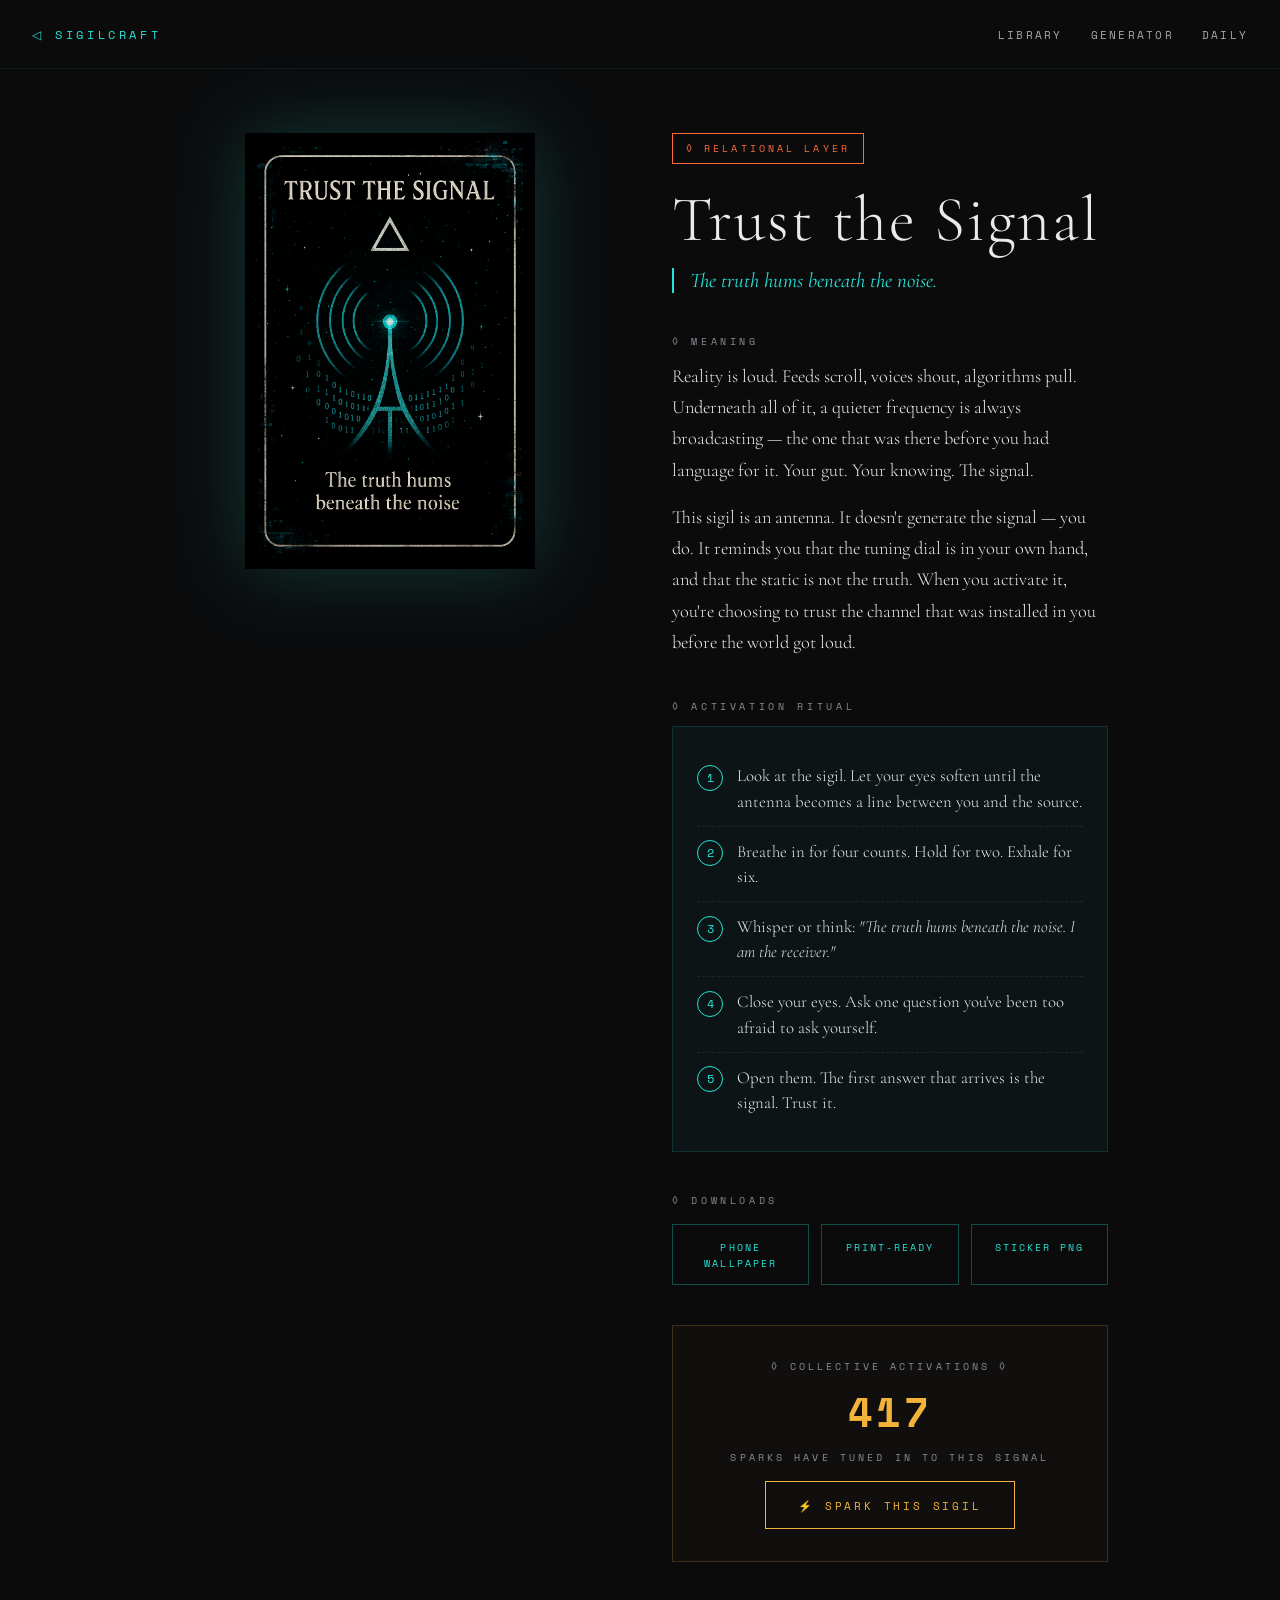
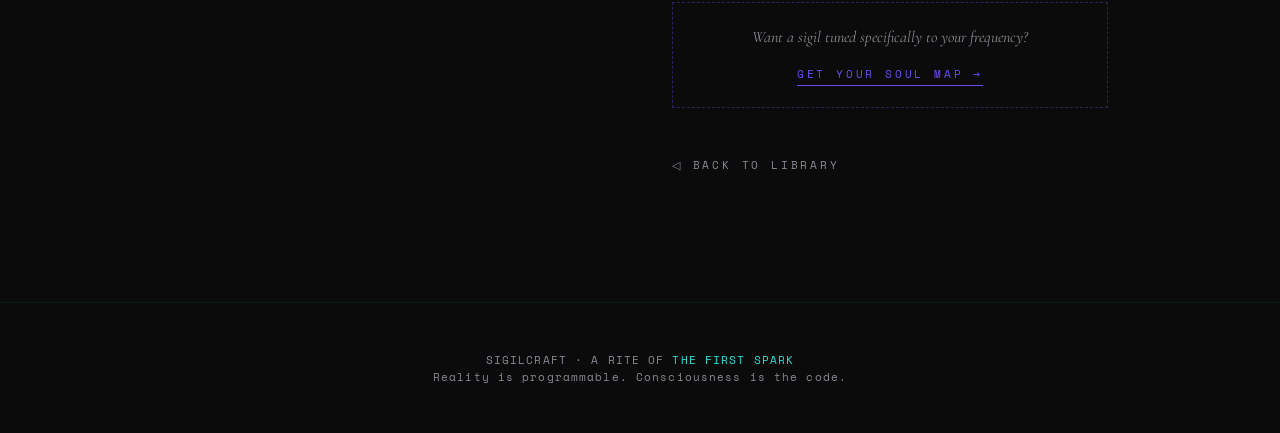
<file: sigils/trust-the-signal.html>
<!DOCTYPE html>
<html lang="en">
<head>
<meta charset="UTF-8">
<meta name="viewport" content="width=device-width, initial-scale=1.0">
<title>Trust the Signal — Sigilcraft</title>
<meta name="description" content="The truth hums beneath the noise. A Sparkverse sigil for tuning the inner compass.">
<meta property="og:image" content="https://sigilcraft.thefirstspark.shop/assets/sigils/trust-the-signal.png">
<link rel="icon" type="image/png" href="/assets/sigils/core-sigil-black.png">
<link href="https://fonts.googleapis.com/css2?family=Cormorant+Garamond:wght@300;400;500;600&family=Space+Mono:wght@400;700&display=swap" rel="stylesheet">
<style>
  :root {
    --core-black: #0B0B0C;
    --ember: #FF6A3D;
    --gold: #F3B23A;
    --violet: #6B4DF2;
    --cyan: #26E4D8;
    --ink: #EAEAEA;
    --mute: #8A8A92;
  }
  * { box-sizing: border-box; margin: 0; padding: 0; }
  html, body {
    background: var(--core-black);
    color: var(--ink);
    font-family: 'Cormorant Garamond', serif;
    min-height: 100vh;
  }
  nav {
    padding: 1.5rem 2rem;
    display: flex;
    justify-content: space-between;
    align-items: center;
    border-bottom: 1px solid rgba(38, 228, 216, 0.08);
  }
  nav .brand {
    font-family: 'Space Mono', monospace;
    font-size: 0.75rem;
    letter-spacing: 0.3em;
    text-transform: uppercase;
    color: var(--mute);
  }
  nav .brand a { color: var(--cyan); text-decoration: none; }
  nav .links a {
    color: var(--ink);
    text-decoration: none;
    margin-left: 1.5rem;
    font-family: 'Space Mono', monospace;
    font-size: 0.7rem;
    letter-spacing: 0.2em;
    text-transform: uppercase;
    opacity: 0.7;
  }
  nav .links a:hover { color: var(--cyan); opacity: 1; }
  .wrap {
    max-width: 1000px;
    margin: 0 auto;
    padding: 4rem 2rem;
    display: grid;
    grid-template-columns: 1fr 1fr;
    gap: 4rem;
    align-items: start;
  }
  @media (max-width: 800px) {
    .wrap { grid-template-columns: 1fr; gap: 2rem; padding: 2rem 1.25rem; }
  }
  .sigil-display {
    position: sticky;
    top: 2rem;
  }
  .sigil-display img {
    width: 100%;
    aspect-ratio: 1;
    object-fit: contain;
    filter: drop-shadow(0 0 40px rgba(38, 228, 216, 0.2));
    animation: breathe 5s ease-in-out infinite;
  }
  @keyframes breathe {
    0%, 100% { transform: scale(1); filter: drop-shadow(0 0 40px rgba(38, 228, 216, 0.2)); }
    50% { transform: scale(1.02); filter: drop-shadow(0 0 60px rgba(38, 228, 216, 0.45)); }
  }
  .layer-badge {
    display: inline-block;
    font-family: 'Space Mono', monospace;
    font-size: 0.65rem;
    letter-spacing: 0.3em;
    text-transform: uppercase;
    padding: 0.4rem 0.8rem;
    border: 1px solid var(--ember);
    color: var(--ember);
    margin-bottom: 1.5rem;
  }
  h1 {
    font-size: clamp(2.5rem, 6vw, 4rem);
    font-weight: 300;
    letter-spacing: 0.03em;
    line-height: 1;
    margin-bottom: 1rem;
  }
  .transmission {
    font-size: 1.3rem;
    color: var(--cyan);
    font-style: italic;
    margin-bottom: 2.5rem;
    padding-left: 1rem;
    border-left: 2px solid var(--cyan);
  }
  .section-label {
    font-family: 'Space Mono', monospace;
    font-size: 0.65rem;
    letter-spacing: 0.35em;
    text-transform: uppercase;
    color: var(--mute);
    margin-top: 2.5rem;
    margin-bottom: 0.75rem;
  }
  .meaning p {
    font-size: 1.15rem;
    line-height: 1.7;
    font-weight: 300;
    margin-bottom: 1rem;
  }
  .ritual {
    background: rgba(38, 228, 216, 0.04);
    border: 1px solid rgba(38, 228, 216, 0.15);
    padding: 1.5rem;
    margin-top: 0.5rem;
  }
  .ritual ol {
    list-style: none;
    counter-reset: step;
  }
  .ritual li {
    counter-increment: step;
    padding: 0.75rem 0;
    padding-left: 2.5rem;
    position: relative;
    font-size: 1.05rem;
    font-weight: 300;
    line-height: 1.5;
    border-bottom: 1px dashed rgba(234, 234, 234, 0.08);
  }
  .ritual li:last-child { border: none; }
  .ritual li::before {
    content: counter(step);
    position: absolute;
    left: 0;
    top: 0.85rem;
    font-family: 'Space Mono', monospace;
    font-size: 0.75rem;
    color: var(--cyan);
    border: 1px solid var(--cyan);
    width: 1.5rem;
    height: 1.5rem;
    display: flex;
    align-items: center;
    justify-content: center;
    border-radius: 50%;
  }
  .downloads {
    display: flex;
    gap: 0.75rem;
    flex-wrap: wrap;
    margin-top: 1rem;
  }
  .dl {
    flex: 1;
    min-width: 130px;
    text-align: center;
    padding: 0.85rem;
    border: 1px solid rgba(38, 228, 216, 0.3);
    color: var(--cyan);
    text-decoration: none;
    font-family: 'Space Mono', monospace;
    font-size: 0.65rem;
    letter-spacing: 0.2em;
    text-transform: uppercase;
    transition: all 0.3s;
  }
  .dl:hover {
    background: rgba(38, 228, 216, 0.08);
    border-color: var(--cyan);
  }
  .spark-box {
    margin-top: 2.5rem;
    text-align: center;
    padding: 2rem 1rem;
    border: 1px solid rgba(243, 178, 58, 0.2);
    background: rgba(243, 178, 58, 0.02);
  }
  .spark-count {
    font-family: 'Space Mono', monospace;
    font-size: 2.5rem;
    color: var(--gold);
    letter-spacing: 0.1em;
    font-weight: 700;
    margin: 0.5rem 0;
  }
  .spark-label {
    font-family: 'Space Mono', monospace;
    font-size: 0.65rem;
    letter-spacing: 0.3em;
    color: var(--mute);
    text-transform: uppercase;
  }
  .spark-btn {
    margin-top: 1rem;
    background: transparent;
    border: 1px solid var(--gold);
    color: var(--gold);
    padding: 0.9rem 2rem;
    font-family: 'Space Mono', monospace;
    font-size: 0.7rem;
    letter-spacing: 0.25em;
    text-transform: uppercase;
    cursor: pointer;
    transition: all 0.3s;
  }
  .spark-btn:hover {
    background: var(--gold);
    color: var(--core-black);
    box-shadow: 0 0 30px rgba(243, 178, 58, 0.3);
  }
  .spark-btn:disabled {
    opacity: 0.5;
    cursor: default;
    border-color: var(--mute);
    color: var(--mute);
  }
  .spark-btn.sparked {
    background: var(--gold);
    color: var(--core-black);
  }
  .cta-soulmap {
    margin-top: 2.5rem;
    padding: 1.5rem;
    border: 1px dashed rgba(107, 77, 242, 0.35);
    text-align: center;
  }
  .cta-soulmap p {
    font-size: 1rem;
    color: var(--mute);
    margin-bottom: 1rem;
    font-style: italic;
  }
  .cta-soulmap a {
    color: var(--violet);
    text-decoration: none;
    font-family: 'Space Mono', monospace;
    font-size: 0.7rem;
    letter-spacing: 0.25em;
    text-transform: uppercase;
    border-bottom: 1px solid var(--violet);
    padding-bottom: 3px;
  }
  .back {
    display: inline-block;
    color: var(--mute);
    text-decoration: none;
    font-family: 'Space Mono', monospace;
    font-size: 0.7rem;
    letter-spacing: 0.25em;
    margin-top: 3rem;
    text-transform: uppercase;
  }
  .back:hover { color: var(--cyan); }
  footer {
    padding: 3rem 2rem;
    text-align: center;
    border-top: 1px solid rgba(38, 228, 216, 0.08);
    font-family: 'Space Mono', monospace;
    font-size: 0.7rem;
    color: var(--mute);
    letter-spacing: 0.1em;
    margin-top: 4rem;
  }
  footer a { color: var(--cyan); text-decoration: none; }
</style>
</head>
<body>

<nav>
  <div class="brand">
    <a href="/">◁ SIGILCRAFT</a>
  </div>
  <div class="links">
    <a href="/library.html">Library</a>
    <a href="/generator.html">Generator</a>
    <a href="/daily.html">Daily</a>
  </div>
</nav>

<div class="wrap">
  <div class="sigil-display">
    <img src="/assets/sigils/trust-the-signal.png" alt="Trust the Signal sigil">
  </div>

  <div class="content">
    <span class="layer-badge">◊ RELATIONAL LAYER</span>
    <h1>Trust the Signal</h1>
    <div class="transmission">The truth hums beneath the noise.</div>

    <div class="section-label">◊ MEANING</div>
    <div class="meaning">
      <p>Reality is loud. Feeds scroll, voices shout, algorithms pull. Underneath all of it, a quieter frequency is always broadcasting — the one that was there before you had language for it. Your gut. Your knowing. The signal.</p>
      <p>This sigil is an antenna. It doesn't generate the signal — you do. It reminds you that the tuning dial is in your own hand, and that the static is not the truth. When you activate it, you're choosing to trust the channel that was installed in you before the world got loud.</p>
    </div>

    <div class="section-label">◊ ACTIVATION RITUAL</div>
    <div class="ritual">
      <ol>
        <li>Look at the sigil. Let your eyes soften until the antenna becomes a line between you and the source.</li>
        <li>Breathe in for four counts. Hold for two. Exhale for six.</li>
        <li>Whisper or think: <em>"The truth hums beneath the noise. I am the receiver."</em></li>
        <li>Close your eyes. Ask one question you've been too afraid to ask yourself.</li>
        <li>Open them. The first answer that arrives is the signal. Trust it.</li>
      </ol>
    </div>

    <div class="section-label">◊ DOWNLOADS</div>
    <div class="downloads">
      <a href="/assets/sigils/trust-the-signal.png" download class="dl">Phone Wallpaper</a>
      <a href="/assets/sigils/trust-the-signal.png" download class="dl">Print-Ready</a>
      <a href="/assets/sigils/trust-the-signal.png" download class="dl">Sticker PNG</a>
    </div>

    <div class="spark-box">
      <div class="spark-label">◊ COLLECTIVE ACTIVATIONS ◊</div>
      <div class="spark-count" id="sparkCount">—</div>
      <div class="spark-label">Sparks have tuned in to this signal</div>
      <button class="spark-btn" id="sparkBtn">⚡ Spark This Sigil</button>
    </div>

    <div class="cta-soulmap">
      <p>Want a sigil tuned specifically to your frequency?</p>
      <a href="https://thefirstspark.shop/soul-map.html">Get Your Soul Map →</a>
    </div>

    <a href="/library.html" class="back">◁ back to library</a>
  </div>
</div>

<footer>
  <div>SIGILCRAFT · A RITE OF <a href="https://thefirstspark.shop">THE FIRST SPARK</a></div>
  <div>Reality is programmable. Consciousness is the code.</div>
</footer>

<script>
  // Spark counter — uses localStorage for now, can swap to real backend later
  const SIGIL_ID = 'trust-the-signal';
  const STORAGE_KEY = 'sigilcraft:sparks:' + SIGIL_ID;
  const USER_KEY = 'sigilcraft:sparked:' + SIGIL_ID;
  
  // Seed with a starting collective number so it doesn't feel empty
  // (this is a local counter; production would use a real backend like JSONBin or Supabase)
  const BASE_SEED = 417;
  
  function getCount() {
    const stored = parseInt(localStorage.getItem(STORAGE_KEY) || '0');
    return BASE_SEED + stored;
  }
  
  function hasSparked() {
    return localStorage.getItem(USER_KEY) === '1';
  }
  
  function render() {
    document.getElementById('sparkCount').textContent = getCount().toLocaleString();
    const btn = document.getElementById('sparkBtn');
    if (hasSparked()) {
      btn.textContent = '⚡ Sparked';
      btn.classList.add('sparked');
      btn.disabled = true;
    }
  }
  
  document.getElementById('sparkBtn').addEventListener('click', () => {
    if (hasSparked()) return;
    const current = parseInt(localStorage.getItem(STORAGE_KEY) || '0');
    localStorage.setItem(STORAGE_KEY, (current + 1).toString());
    localStorage.setItem(USER_KEY, '1');
    render();
  });
  
  render();
</script>

</body>
</html>
</file>
<file: forge/css/forge.css>
:root {
  --core-black: #0B0B0C;
  --panel: #121214;
  --ember: #FF6A3D;
  --gold: #F3B23A;
  --violet: #6B4DF2;
  --cyan: #26E4D8;
  --ink: #EAEAEA;
  --mute: #8A8A92;
}
* { box-sizing: border-box; margin: 0; padding: 0; }
html, body {
  background: var(--core-black);
  color: var(--ink);
  font-family: 'Cormorant Garamond', serif;
  min-height: 100vh;
}
a { color: var(--cyan); }

.mono {
  font-family: 'Space Mono', monospace;
  letter-spacing: 0.25em;
  text-transform: uppercase;
}

nav {
  padding: 1.4rem 2rem;
  display: flex;
  justify-content: space-between;
  align-items: center;
  border-bottom: 1px solid rgba(38, 228, 216, 0.08);
  flex-wrap: wrap;
  gap: 0.75rem;
}
nav .brand {
  font-family: 'Space Mono', monospace;
  font-size: 0.75rem;
  letter-spacing: 0.3em;
  text-transform: uppercase;
  color: var(--mute);
}
nav .brand a { color: var(--gold); text-decoration: none; }
nav .links a {
  color: var(--ink);
  text-decoration: none;
  margin-left: 1.4rem;
  font-family: 'Space Mono', monospace;
  font-size: 0.68rem;
  letter-spacing: 0.2em;
  text-transform: uppercase;
  opacity: 0.7;
}
nav .links a:hover, nav .links a.active { color: var(--gold); opacity: 1; }

.hero {
  padding: 4.5rem 2rem 2rem;
  text-align: center;
  max-width: 760px;
  margin: 0 auto;
}
.hero h1 {
  font-size: clamp(2.6rem, 7vw, 4.8rem);
  font-weight: 300;
  letter-spacing: 0.04em;
}
.hero h1 .flame { color: var(--gold); }
.hero .sub { color: var(--mute); margin-top: 1rem; font-size: 1.2rem; font-style: italic; }

.btn {
  display: inline-block;
  background: transparent;
  border: 1px solid var(--gold);
  color: var(--gold);
  padding: 1.05rem 2.2rem;
  font-family: 'Space Mono', monospace;
  font-size: 0.75rem;
  letter-spacing: 0.3em;
  text-transform: uppercase;
  cursor: pointer;
  text-decoration: none;
  transition: all 0.3s;
}
.btn:hover {
  background: var(--gold);
  color: var(--core-black);
  box-shadow: 0 0 40px rgba(243, 178, 58, 0.4);
}
.btn.cyan { border-color: var(--cyan); color: var(--cyan); }
.btn.cyan:hover { background: var(--cyan); color: var(--core-black); box-shadow: 0 0 40px rgba(38, 228, 216, 0.35); }
.btn.ghost { border-color: rgba(255,255,255,0.25); color: var(--mute); }
.btn.ghost:hover { background: rgba(255,255,255,0.08); color: var(--ink); box-shadow: none; }
.btn:disabled { opacity: 0.45; cursor: default; }
.btn.small { padding: 0.65rem 1.1rem; font-size: 0.62rem; letter-spacing: 0.2em; }

.section {
  max-width: 960px;
  margin: 0 auto;
  padding: 3.5rem 2rem;
}
.section h2 {
  font-weight: 300;
  font-size: 2.1rem;
  text-align: center;
  margin-bottom: 0.6rem;
}
.section .kicker {
  font-family: 'Space Mono', monospace;
  font-size: 0.65rem;
  letter-spacing: 0.35em;
  color: var(--cyan);
  text-transform: uppercase;
  text-align: center;
  margin-bottom: 0.8rem;
}
.section .lead {
  color: var(--mute);
  text-align: center;
  max-width: 620px;
  margin: 0 auto 2.2rem;
  font-size: 1.12rem;
}

.cards { display: grid; grid-template-columns: repeat(auto-fit, minmax(250px, 1fr)); gap: 1.2rem; }
.card {
  background: var(--panel);
  border: 1px solid rgba(38, 228, 216, 0.12);
  padding: 1.6rem;
}
.card h3 { font-weight: 500; font-size: 1.25rem; margin-bottom: 0.5rem; color: var(--gold); }
.card p { color: var(--mute); font-size: 1.02rem; line-height: 1.55; }
.card .num {
  font-family: 'Space Mono', monospace;
  color: var(--cyan);
  font-size: 0.7rem;
  letter-spacing: 0.3em;
  display: block;
  margin-bottom: 0.7rem;
}

.forge-grid {
  display: grid;
  grid-template-columns: 1fr 1fr;
  gap: 2.5rem;
  align-items: start;
}
@media (max-width: 820px) { .forge-grid { grid-template-columns: 1fr; } }

.label {
  font-family: 'Space Mono', monospace;
  font-size: 0.68rem;
  letter-spacing: 0.3em;
  color: var(--cyan);
  text-transform: uppercase;
  margin: 1.1rem 0 0.6rem;
}
input[type="text"], input[type="email"], textarea, select {
  width: 100%;
  background: rgba(255, 255, 255, 0.02);
  border: 1px solid rgba(38, 228, 216, 0.25);
  color: var(--ink);
  padding: 0.95rem;
  font-family: 'Cormorant Garamond', serif;
  font-size: 1.12rem;
}
input:focus, textarea:focus, select:focus { outline: none; border-color: var(--cyan); }
textarea { min-height: 96px; resize: vertical; font-style: italic; }
select { font-family: 'Space Mono', monospace; font-size: 0.8rem; letter-spacing: 0.1em; }
select option { background: var(--panel); }

.sigil-out {
  text-align: center;
  padding: 1rem;
  min-height: 340px;
  display: flex;
  flex-direction: column;
  align-items: center;
  justify-content: center;
  border: 1px dashed rgba(243, 178, 58, 0.25);
  position: relative;
}
.sigil-out.empty::before {
  content: '◊ YOUR SIGIL WILL APPEAR HERE ◊';
  font-family: 'Space Mono', monospace;
  font-size: 0.68rem;
  letter-spacing: 0.3em;
  color: var(--mute);
}
.sigil-out canvas { max-width: 100%; display: none; }
.sigil-out.rendered canvas { display: block; }
.sigil-out.rendered::before { display: none; }

.distill-strip {
  font-family: 'Space Mono', monospace;
  letter-spacing: 0.5em;
  font-size: 1.05rem;
  color: var(--gold);
  text-align: center;
  margin-top: 0.9rem;
  min-height: 1.4rem;
}
.meta-line {
  font-family: 'Space Mono', monospace;
  font-size: 0.62rem;
  letter-spacing: 0.2em;
  color: var(--mute);
  text-transform: uppercase;
  text-align: center;
  margin-top: 0.6rem;
}
.actions { display: flex; gap: 0.5rem; margin-top: 1.2rem; justify-content: center; flex-wrap: wrap; }

.price-grid { display: grid; grid-template-columns: repeat(auto-fit, minmax(260px, 1fr)); gap: 1.4rem; max-width: 640px; margin: 0 auto; }
.price-card {
  background: var(--panel);
  border: 1px solid rgba(243, 178, 58, 0.25);
  padding: 2.2rem 1.8rem;
  text-align: center;
}
.price-card.featured { border-color: var(--gold); box-shadow: 0 0 50px rgba(243, 178, 58, 0.12); }
.price-card .tier { font-family: 'Space Mono', monospace; font-size: 0.68rem; letter-spacing: 0.35em; color: var(--cyan); text-transform: uppercase; }
.price-card .price { font-size: 3.2rem; font-weight: 300; margin: 0.9rem 0 0.1rem; color: var(--ink); }
.price-card .per { color: var(--mute); font-style: italic; margin-bottom: 1.3rem; }
.price-card ul { list-style: none; margin: 0 0 1.6rem; }
.price-card li { color: var(--mute); padding: 0.32rem 0; font-size: 1.02rem; }
.price-card li::before { content: '◊ '; color: var(--gold); }

.ritual-box {
  background: var(--panel);
  border: 1px solid rgba(107, 77, 242, 0.35);
  padding: 1.8rem;
  margin-top: 1.4rem;
}
.ritual-box h3 { color: var(--violet); font-weight: 500; margin-bottom: 0.4rem; }
.ritual-box .sub { color: var(--mute); font-style: italic; margin-bottom: 1rem; }
.ritual-box ol { margin-left: 1.3rem; color: var(--ink); }
.ritual-box li { padding: 0.35rem 0; line-height: 1.55; font-size: 1.05rem; }

.grimoire-grid { display: grid; grid-template-columns: repeat(auto-fill, minmax(210px, 1fr)); gap: 1.2rem; }
.grimoire-card { background: var(--panel); border: 1px solid rgba(38, 228, 216, 0.12); padding: 0.9rem; text-align: center; }
.grimoire-card canvas { width: 100%; height: auto; }
.grimoire-card .intent { font-style: italic; color: var(--mute); font-size: 0.95rem; margin: 0.6rem 0 0.3rem; overflow: hidden; text-overflow: ellipsis; white-space: nowrap; }
.badge {
  display: inline-block;
  font-family: 'Space Mono', monospace;
  font-size: 0.55rem;
  letter-spacing: 0.2em;
  padding: 0.25rem 0.55rem;
  border: 1px solid var(--gold);
  color: var(--gold);
  text-transform: uppercase;
  margin-top: 0.4rem;
}
.badge.uncharged { border-color: var(--mute); color: var(--mute); }

.tabs { display: flex; justify-content: center; gap: 0.4rem; flex-wrap: wrap; padding: 1.6rem 1rem 0; }
.tab {
  background: transparent;
  border: 1px solid rgba(255,255,255,0.15);
  color: var(--mute);
  padding: 0.75rem 1.4rem;
  font-family: 'Space Mono', monospace;
  font-size: 0.66rem;
  letter-spacing: 0.25em;
  text-transform: uppercase;
  cursor: pointer;
  transition: all 0.25s;
}
.tab.active { border-color: var(--gold); color: var(--gold); }
.tab:hover { color: var(--ink); }
.panel { display: none; }
.panel.active { display: block; }

.gate {
  max-width: 460px;
  margin: 4rem auto;
  padding: 2.4rem;
  background: var(--panel);
  border: 1px solid rgba(243, 178, 58, 0.3);
  text-align: center;
}
.gate h2 { font-weight: 300; margin-bottom: 0.4rem; }
.gate p { color: var(--mute); margin-bottom: 1rem; }
.hint { font-family: 'Space Mono', monospace; font-size: 0.62rem; letter-spacing: 0.15em; color: var(--cyan); min-height: 1.2rem; margin-top: 0.8rem; }

.notice {
  max-width: 640px;
  margin: 1.4rem auto 0;
  padding: 1rem 1.4rem;
  border: 1px solid rgba(255, 106, 61, 0.4);
  color: var(--mute);
  font-size: 1rem;
  text-align: center;
}

footer {
  padding: 3rem 2rem;
  text-align: center;
  border-top: 1px solid rgba(38, 228, 216, 0.08);
  font-family: 'Space Mono', monospace;
  font-size: 0.68rem;
  color: var(--mute);
  letter-spacing: 0.1em;
  margin-top: 4rem;
  line-height: 2;
}
footer a { color: var(--cyan); text-decoration: none; }

.faq details {
  background: var(--panel);
  border: 1px solid rgba(38,228,216,0.1);
  padding: 1.1rem 1.4rem;
  margin-bottom: 0.7rem;
}
.faq summary { cursor: pointer; font-size: 1.15rem; color: var(--ink); }
.faq p { color: var(--mute); padding-top: 0.7rem; line-height: 1.6; }
</file>
